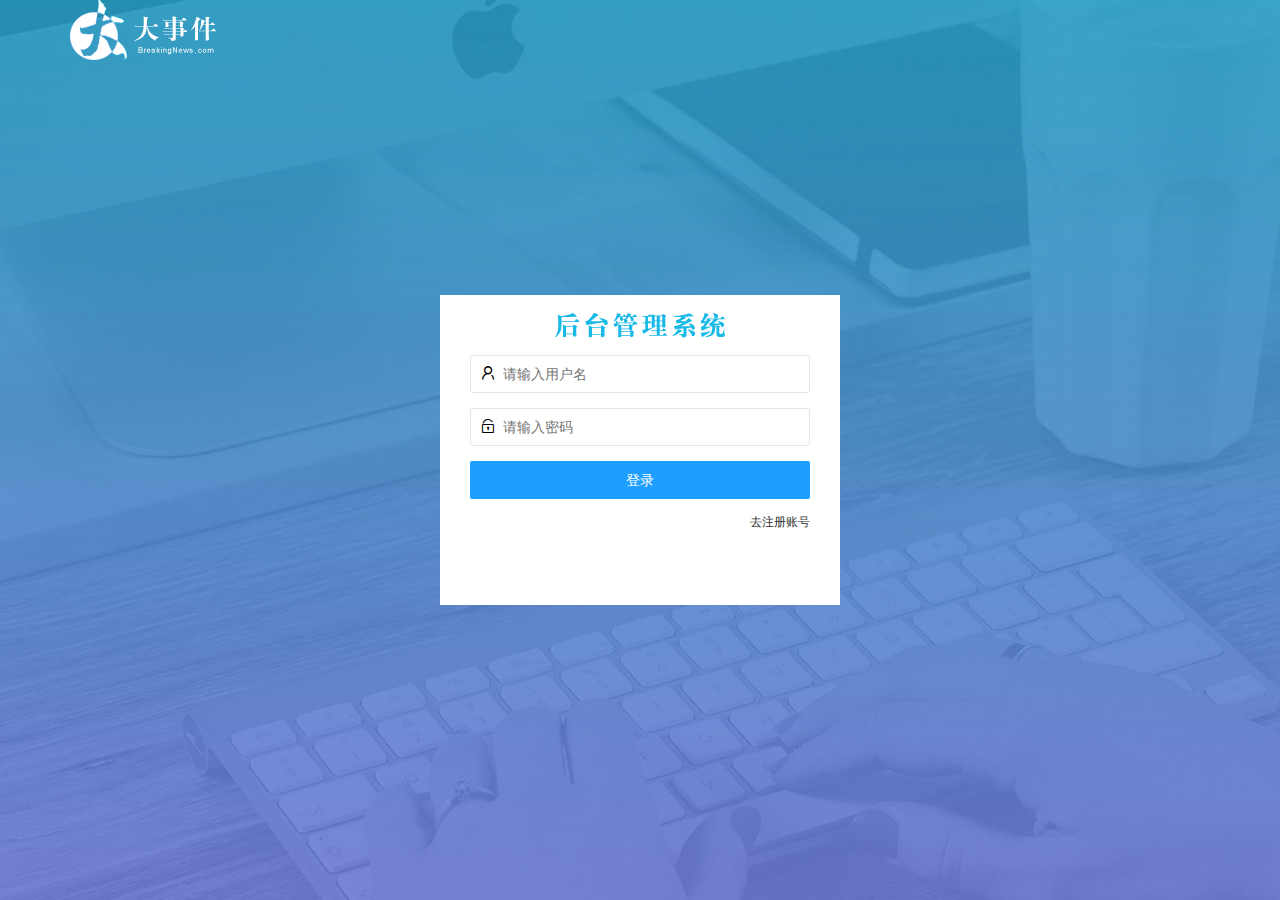
<file: login.html>
<!DOCTYPE html>
<html lang="en">
  <head>
    <meta charset="UTF-8" />
    <meta http-equiv="X-UA-Compatible" content="IE=edge" />
    <meta name="viewport" content="width=device-width, initial-scale=1.0" />
    <!-- layUI的样式表 -->
    <link rel="stylesheet" href="./assets/lib/layui/css/layui.css" />
    <!-- 自己的样式表 -->
    <link rel="stylesheet" href="./assets/css/login.css" />
    <title>大世界-登录/注册</title>
  </head>
  <body>
    <!-- 头部的logo区域 -->
    <div class="layui-main">
      <img src="./assets/images/logo.png" alt="" />
    </div>
    <!-- 登录注册区域 -->
    <div class="loginAndRegBox">
      <div class="title-box"></div>
      <!-- 登录 -->
      <div class="login-box">
        <!-- 登录的表单 -->
        <form class="layui-form" action="" id="form_login">
          <!-- 用户名 -->
          <div class="layui-form-item">
            <i class="layui-icon layui-icon-username"></i>
            <input
              type="text"
              name="username"
              required
              lay-verify="required"
              placeholder="请输入用户名"
              autocomplete="off"
              class="layui-input"
            />
          </div>
          <!-- 密码 -->
          <div class="layui-form-item">
            <i class="layui-icon layui-icon-password"></i>
            <input
              type="password"
              name="password"
              required
              lay-verify="required|pwd"
              placeholder="请输入密码"
              autocomplete="off"
              class="layui-input"
            />
          </div>
          <!-- 登录按钮 -->
          <div class="layui-form-item">
            <!-- 注意：普通按钮与表单提交按钮的区别就是lay-submit属性 -->
            <button
              class="layui-btn layui-btn-fluid layui-btn-normal"
              lay-submit
            >
              登录
            </button>
          </div>
          <div class="layui-form-item links">
            <a href="javascript:;" id="link_reg">去注册账号</a>
          </div>
        </form>
      </div>
      <!-- 注册 -->
      <div class="reg-box">
        <!-- 注册的表单 -->
        <form class="layui-form" id="form_reg">
          <!-- 用户名 -->
          <div class="layui-form-item">
            <i class="layui-icon layui-icon-username"></i>
            <input
              type="text"
              name="username"
              required
              lay-verify="required"
              placeholder="请输入用户名"
              autocomplete="off"
              class="layui-input"
            />
          </div>
          <!-- 密码 -->
          <div class="layui-form-item">
            <i class="layui-icon layui-icon-password"></i>
            <input
              type="password"
              name="password"
              required
              lay-verify="required|pwd"
              placeholder="请输入密码"
              autocomplete="off"
              class="layui-input"
            />
          </div>
          <!-- 密码确认框 -->
          <div class="layui-form-item">
            <i class="layui-icon layui-icon-password"></i>
            <input
              type="password"
              name="repassword"
              required
              lay-verify="required|pwd|repwd"
              placeholder="再次确认密码"
              autocomplete="off"
              class="layui-input"
            />
          </div>
          <!-- 登录按钮 -->
          <div class="layui-form-item">
            <!-- 注意：普通按钮与表单提交按钮的区别就是lay-submit属性 -->
            <button
              class="layui-btn layui-btn-fluid layui-btn-normal"
              lay-submit
            >
              注册
            </button>
          </div>
          <div class="layui-form-item links">
            <a href="javascript:;" id="link_login">去登录</a>
          </div>
        </form>
      </div>
    </div>
    <!-- 导入layUI的JS文件 -->
    <script src="./assets/lib/layui/layui.all.js"></script>
    <!-- 导入JQuery -->
    <script src="./assets/lib/jquery.js"></script>
    <!-- 导入自己封装的baseAPI.js -->
    <script src="./assets/js/baseAPI.js"></script>
    <!-- 导入自己的JS脚本 -->
    <script src="./assets/js/login.js"></script>
  </body>
</html>
</file>
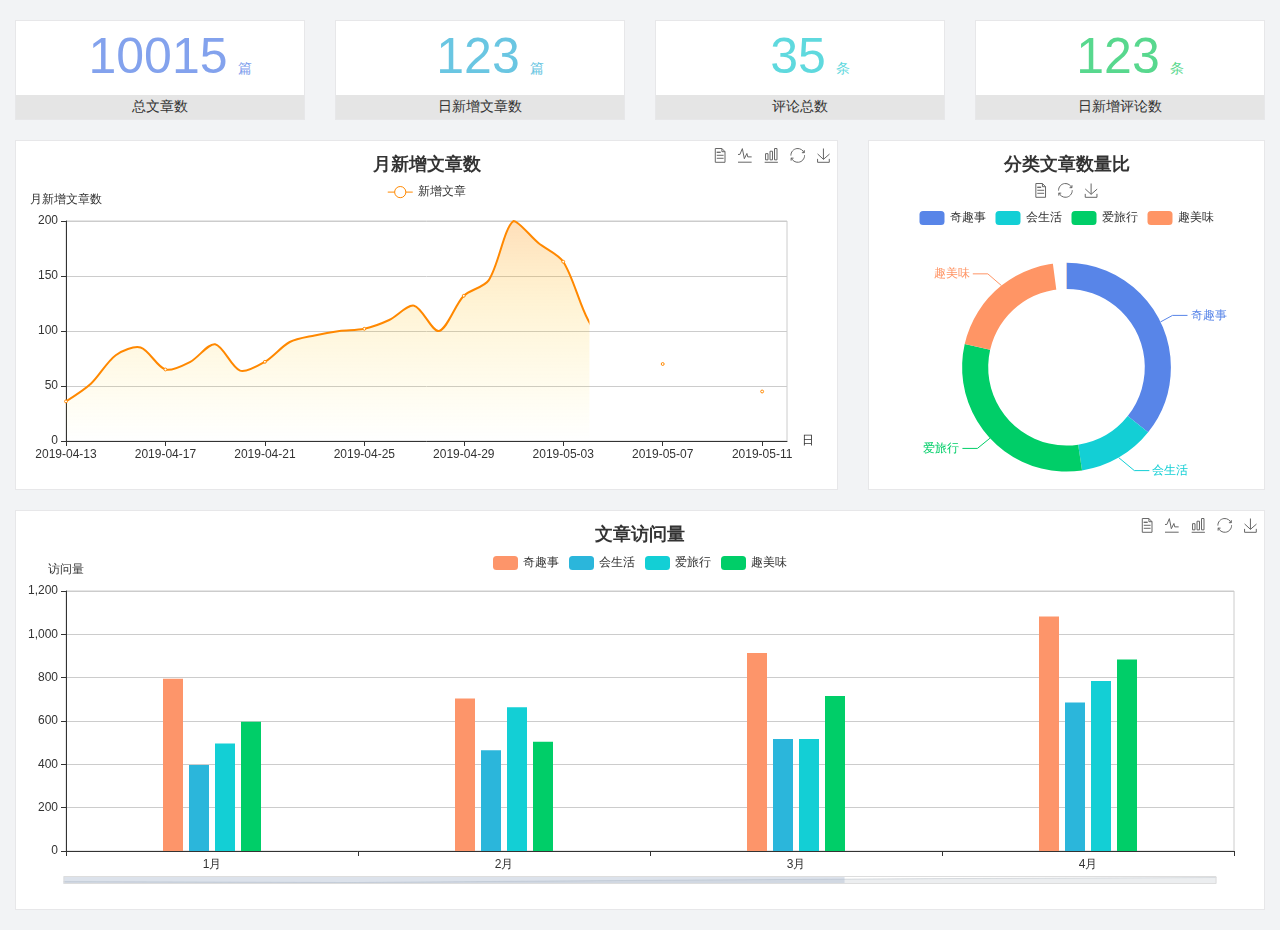
<file: home/dashboard.html>
<!DOCTYPE html>
<html lang="en">

<head>
  <meta charset="UTF-8">
  <meta name="viewport" content="width=device-width, initial-scale=1.0">
  <meta http-equiv="X-UA-Compatible" content="ie=edge">
  <title>图表统计</title>
  <link rel="stylesheet" href="../../assets/lib/bootstrap.css" />
  <link rel="stylesheet" href="../../assets/lib/main.css" />
  <script src="../../assets/lib/jquery.js"></script>
  <script type="text/javascript" src="../../assets/lib/echarts.min.js"></script>
</head>

<body>
  <div class="container-fluid">
    <div class="row spannel_list">
      <div class="col-sm-3 col-xs-6">
        <div class="spannel">
          <em>10015</em><span>篇</span>
          <b>总文章数</b>
        </div>
      </div>
      <div class="col-sm-3 col-xs-6">
        <div class="spannel scolor01">
          <em>123</em><span>篇</span>
          <b>日新增文章数</b>
        </div>
      </div>
      <div class="col-sm-3 col-xs-6">
        <div class="spannel scolor02">
          <em>35</em><span>条</span>
          <b>评论总数</b>
        </div>
      </div>
      <div class="col-sm-3 col-xs-6">
        <div class="spannel scolor03">
          <em>123</em><span>条</span>
          <b>日新增评论数</b>
        </div>
      </div>
    </div>
  </div>

  <div class="container-fluid">
    <div class="row curve-pie">
      <div class="col-lg-8 col-md-8">
        <div class="gragh_pannel" id="curve_show"></div>
      </div>
      <div class="col-lg-4 col-md-4">
        <div class="gragh_pannel" id="pie_show"></div>
      </div>
    </div>
  </div>

  <div class="container-fluid">
    <div class="column_pannel" id="column_show"></div>
  </div>

  <script>
    var oChart = echarts.init(document.getElementById('curve_show'));
    var aList_all = [
      { 'count': 36, 'date': '2019-04-13' },
      { 'count': 52, 'date': '2019-04-14' },
      { 'count': 78, 'date': '2019-04-15' },
      { 'count': 85, 'date': '2019-04-16' },
      { 'count': 65, 'date': '2019-04-17' },
      { 'count': 72, 'date': '2019-04-18' },
      { 'count': 88, 'date': '2019-04-19' },
      { 'count': 64, 'date': '2019-04-20' },
      { 'count': 72, 'date': '2019-04-21' },
      { 'count': 90, 'date': '2019-04-22' },
      { 'count': 96, 'date': '2019-04-23' },
      { 'count': 100, 'date': '2019-04-24' },
      { 'count': 102, 'date': '2019-04-25' },
      { 'count': 110, 'date': '2019-04-26' },
      { 'count': 123, 'date': '2019-04-27' },
      { 'count': 100, 'date': '2019-04-28' },
      { 'count': 132, 'date': '2019-04-29' },
      { 'count': 146, 'date': '2019-04-30' },
      { 'count': 200, 'date': '2019-05-01' },
      { 'count': 180, 'date': '2019-05-02' },
      { 'count': 163, 'date': '2019-05-03' },
      { 'count': 110, 'date': '2019-05-04' },
      { 'count': 80, 'date': '2019-05-05' },
      { 'count': 82, 'date': '2019-05-06' },
      { 'count': 70, 'date': '2019-05-07' },
      { 'count': 65, 'date': '2019-05-08' },
      { 'count': 54, 'date': '2019-05-09' },
      { 'count': 40, 'date': '2019-05-10' },
      { 'count': 45, 'date': '2019-05-11' },
      { 'count': 38, 'date': '2019-05-12' },
    ];

    let aCount = [];
    let aDate = [];

    for (var i = 0; i < aList_all.length; i++) {
      aCount.push(aList_all[i].count);
      aDate.push(aList_all[i].date);
    }

    var chartopt = {
      title: {
        text: '月新增文章数',
        left: 'center',
        top: '10'
      },
      tooltip: {
        trigger: 'axis'
      },
      legend: {
        data: ['新增文章'],
        top: '40'
      },
      toolbox: {
        show: true,
        feature: {
          mark: { show: true },
          dataView: { show: true, readOnly: false },
          magicType: { show: true, type: ['line', 'bar'] },
          restore: { show: true },
          saveAsImage: { show: true }
        }
      },
      calculable: true,
      xAxis: [
        {
          name: '日',
          type: 'category',
          boundaryGap: false,
          data: aDate
        }
      ],
      yAxis: [
        {
          name: '月新增文章数',
          type: 'value'
        }
      ],
      series: [
        {
          name: '新增文章',
          type: 'line',
          smooth: true,
          itemStyle: { normal: { areaStyle: { type: 'default' }, color: '#f80' }, lineStyle: { color: '#f80' } },
          data: aCount
        }],
      areaStyle: {
        normal: {
          color: new echarts.graphic.LinearGradient(0, 0, 0, 1, [{
            offset: 0,
            color: 'rgba(255,136,0,0.39)'
          }, {
            offset: .34,
            color: 'rgba(255,180,0,0.25)'
          }, {
            offset: 1,
            color: 'rgba(255,222,0,0.00)'
          }])

        }
      },
      grid: {
        show: true,
        x: 50,
        x2: 50,
        y: 80,
        height: 220
      }
    };

    oChart.setOption(chartopt);


    var oPie = echarts.init(document.getElementById('pie_show'));
    var oPieopt =
    {
      title: {
        top: 10,
        text: '分类文章数量比',
        x: 'center'
      },
      tooltip: {
        trigger: 'item',
        formatter: "{a} <br/>{b} : {c} ({d}%)"
      },
      color: ['#5885e8', '#13cfd5', '#00ce68', '#ff9565'],
      legend: {
        x: 'center',
        top: 65,
        data: ['奇趣事', '会生活', '爱旅行', '趣美味']
      },
      toolbox: {
        show: true,
        x: 'center',
        top: 35,
        feature: {
          mark: { show: true },
          dataView: { show: true, readOnly: false },
          magicType: {
            show: true,
            type: ['pie', 'funnel'],
            option: {
              funnel: {
                x: '25%',
                width: '50%',
                funnelAlign: 'left',
                max: 1548
              }
            }
          },
          restore: { show: true },
          saveAsImage: { show: true }
        }
      },
      calculable: true,
      series: [
        {
          name: '访问来源',
          type: 'pie',
          radius: ['45%', '60%'],
          center: ['50%', '65%'],
          data: [
            { value: 300, name: '奇趣事' },
            { value: 100, name: '会生活' },
            { value: 260, name: '爱旅行' },
            { value: 180, name: '趣美味' }
          ]
        }
      ]
    };
    oPie.setOption(oPieopt);



    var oColumn = this.echarts.init(document.getElementById('column_show'));
    var oColumnopt =
    {
      title: {
        text: '文章访问量',
        left: 'center',
        top: '10'
      },
      tooltip: {
        trigger: 'axis'
      },
      legend: {
        data: ['奇趣事', '会生活', '爱旅行', '趣美味'],
        top: '40'
      },
      toolbox: {
        show: true,
        feature: {
          mark: { show: true },
          dataView: { show: true, readOnly: false },
          magicType: { show: true, type: ['line', 'bar'] },
          restore: { show: true },
          saveAsImage: { show: true }
        }
      },
      calculable: true,
      xAxis: [
        {
          type: 'category',
          data: ['1月', '2月', '3月', '4月', '5月']
        }
      ],
      yAxis: [
        {
          name: '访问量',
          type: 'value'
        }
      ],
      series: [
        {
          name: '奇趣事',
          type: 'bar',
          barWidth: 20,
          itemStyle: {
            normal: { areaStyle: { type: 'default' }, color: '#fd956a' }
          },
          data: [800, 708, 920, 1090, 1200]
        },
        {
          name: '会生活',
          type: 'bar',
          barWidth: 20,
          itemStyle: {
            normal: { areaStyle: { type: 'default' }, color: '#2bb6db' }
          },
          data: [400, 468, 520, 690, 800]
        },
        {
          name: '爱旅行',
          type: 'bar',
          barWidth: 20,
          itemStyle: {
            normal: { areaStyle: { type: 'default' }, color: '#13cfd5' }
          },
          data: [500, 668, 520, 790, 900]
        },
        {
          name: '趣美味',
          type: 'bar',
          barWidth: 20,
          itemStyle: {
            normal: { areaStyle: { type: 'default' }, color: '#00ce68' }
          },
          data: [600, 508, 720, 890, 1000]
        }
      ],
      grid: {
        show: true,
        x: 50,
        x2: 30,
        y: 80,
        height: 260
      },
      dataZoom: [//给x轴设置滚动条
        {
          start: 0,//默认为0
          end: 100 - 1000 / 31,//默认为100
          type: 'slider',
          show: true,
          xAxisIndex: [0],
          handleSize: 0,//滑动条的 左右2个滑动条的大小
          height: 8,//组件高度
          left: 45, //左边的距离
          right: 50,//右边的距离
          bottom: 26,//右边的距离
          handleColor: '#ddd',//h滑动图标的颜色
          handleStyle: {
            borderColor: "#cacaca",
            borderWidth: "1",
            shadowBlur: 2,
            background: "#ddd",
            shadowColor: "#ddd",
          }
        }]
    };
    oColumn.setOption(oColumnopt);
  </script>
</body>

</html>
</file>
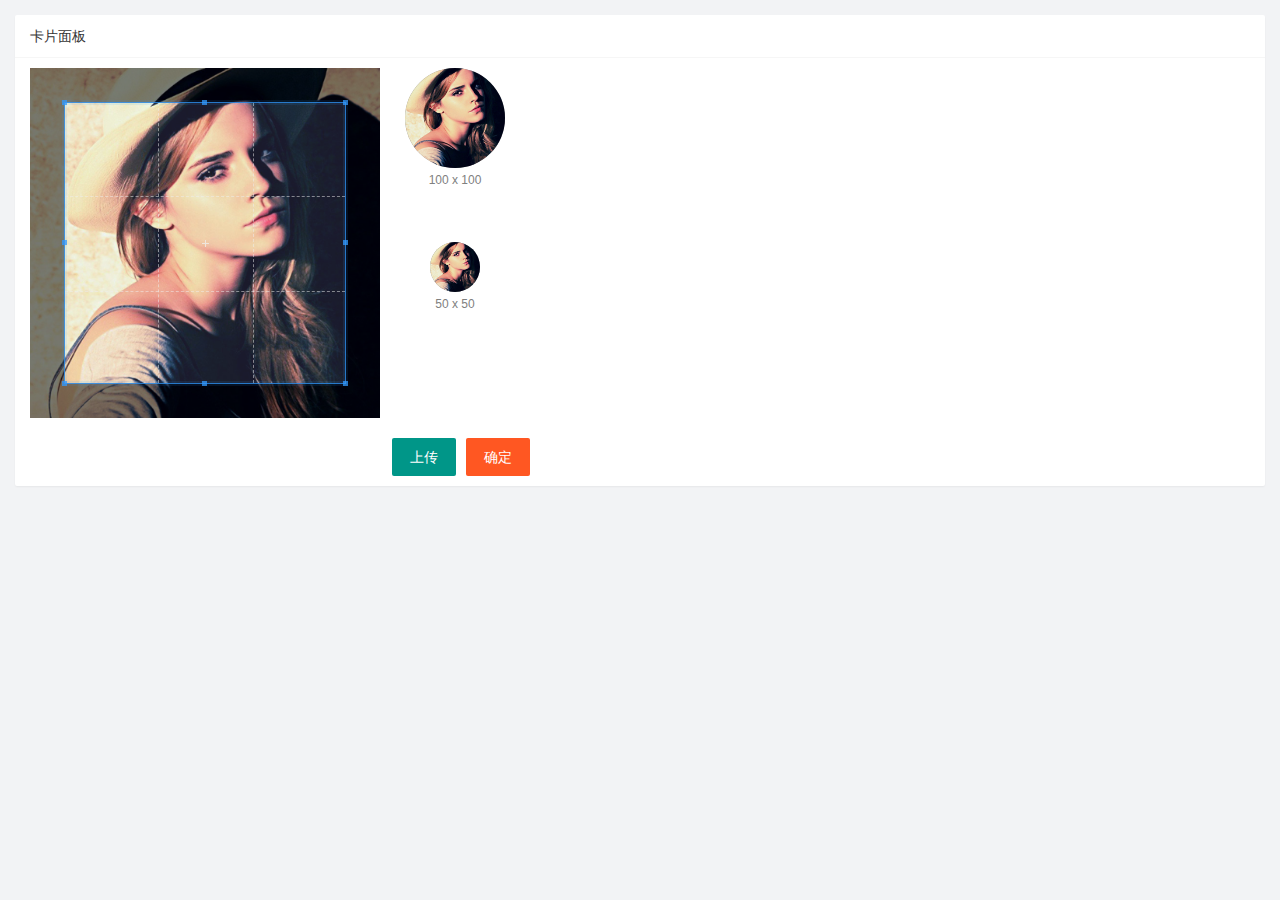
<file: user/user_avatar.html>
<!DOCTYPE html>
<html lang="en">
  <head>
    <meta charset="UTF-8" />
    <meta http-equiv="X-UA-Compatible" content="IE=edge" />
    <meta name="viewport" content="width=device-width, initial-scale=1.0" />
    <title>Document</title>
    <link rel="stylesheet" href="../assets/lib/layui/css/layui.css" />
    <link rel="stylesheet" href="/assets/lib/cropper/cropper.css" />
    <link rel="stylesheet" href="../assets/css/user/user_avatar.css" />
  </head>
  <body>
    <!-- 卡片区域 -->
    <div class="layui-card">
      <div class="layui-card-header">卡片面板</div>
      <div class="layui-card-body">
        <!-- 第一行的图片裁剪和预览区域 -->
        <div class="row1">
          <!-- 图片裁剪区域 -->
          <div class="cropper-box">
            <!-- 这个 img 标签很重要，将来会把它初始化为裁剪区域 -->
            <img id="image" src="/assets/images/sample.jpg" />
          </div>
          <!-- 图片的预览区域 -->
          <div class="preview-box">
            <div>
              <!-- 宽高为 100px 的预览区域 -->
              <div class="img-preview w100"></div>
              <p class="size">100 x 100</p>
            </div>
            <div>
              <!-- 宽高为 50px 的预览区域 -->
              <div class="img-preview w50"></div>
              <p class="size">50 x 50</p>
            </div>
          </div>
        </div>

        <!-- 第二行的按钮区域 -->
        <div class="row2">
          <!-- 通过 accept 属性，可以指定允许用户选择什么类型的文件 -->
          <input type="file" id="file" accept="image/png,image/jpeg" />
          <button type="button" class="layui-btn" id="btnChooseFile">
            上传
          </button>
          <button
            type="button"
            class="layui-btn layui-btn-danger"
            id="btnUpLoad"
          >
            确定
          </button>
        </div>
      </div>
    </div>
    <script src="../assets/lib/layui/layui.all.js"></script>
    <script src="../assets/lib/jquery.js"></script>
    <script src="../assets/js/baseAPI.js"></script>
    <!-- <script src="/assets/lib/jquery.js"></script> -->
    <script src="/assets/lib/cropper/Cropper.js"></script>
    <script src="/assets/lib/cropper/jquery-cropper.js"></script>
    <script src="../assets/js/user/user_avatar.js"></script>
  </body>
</html>
</file>
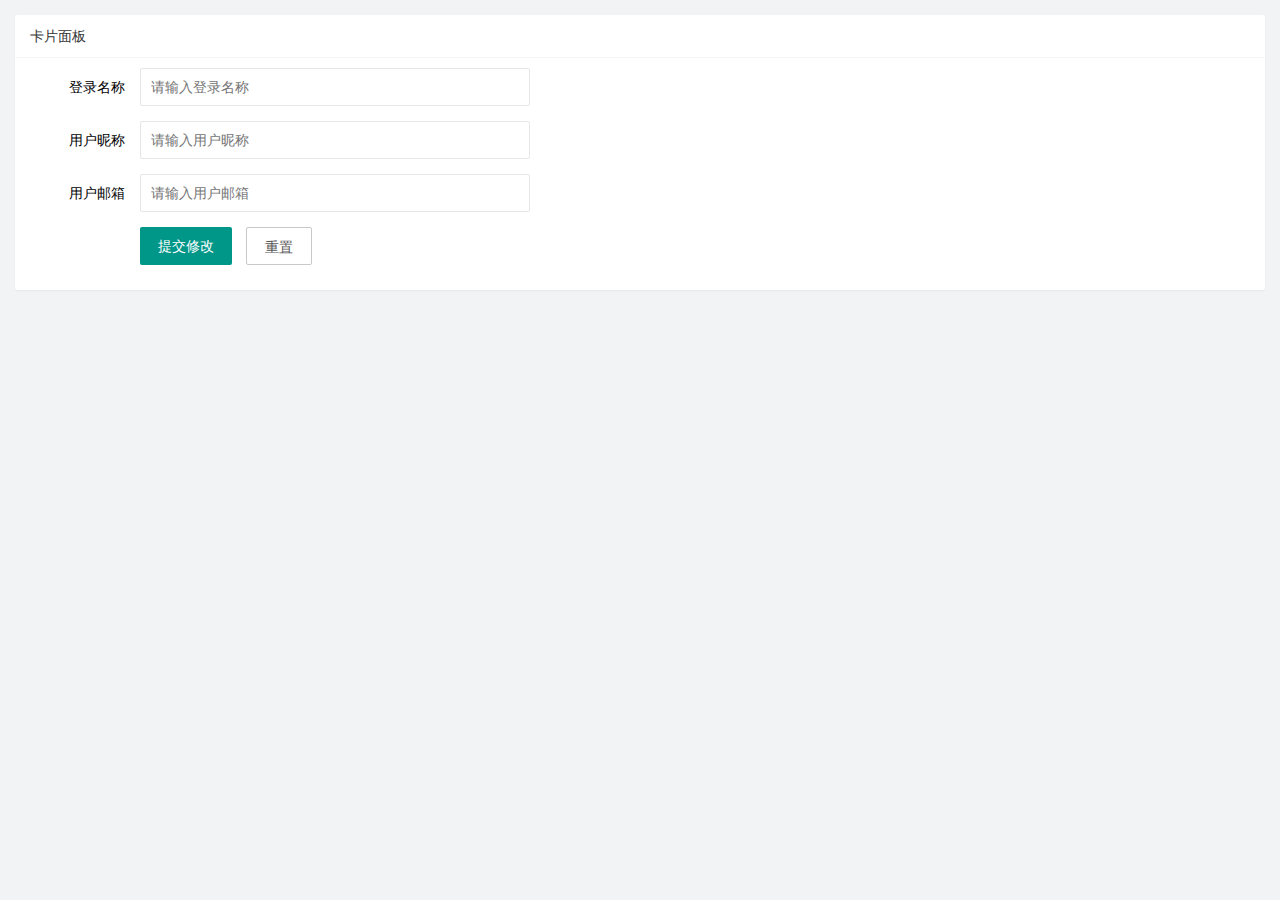
<file: user/user_info.html>
<!DOCTYPE html>
<html lang="en">
  <head>
    <meta charset="UTF-8" />
    <meta http-equiv="X-UA-Compatible" content="IE=edge" />
    <meta name="viewport" content="width=device-width, initial-scale=1.0" />
    <title>Document</title>
    <!-- 导入layui的样式 -->
    <link rel="stylesheet" href="../assets/lib/layui/css/layui.css" />
    <!-- 导入自己的样式 -->
    <link rel="stylesheet" href="../assets/css/user/user_info.css" />
  </head>
  <body>
    <!-- 卡片区域 -->
    <div class="layui-card">
      <div class="layui-card-header">卡片面板</div>
      <div class="layui-card-body">
        <!-- form表单区域 -->
        <form class="layui-form" lay-filter="formUserInfo">
          <!-- 这是隐藏域 -->
          <input type="hidden" name="id" />
          <div class="layui-form-item">
            <label class="layui-form-label">登录名称</label>
            <div class="layui-input-block">
              <input
                type="text"
                name="username"
                required
                lay-verify="required"
                placeholder="请输入登录名称"
                autocomplete="off"
                class="layui-input"
                readonly
              />
            </div>
          </div>
          <div class="layui-form-item">
            <label class="layui-form-label">用户昵称</label>
            <div class="layui-input-block">
              <input
                type="text"
                name="nickname"
                required
                lay-verify="required|nickname"
                placeholder="请输入用户昵称"
                autocomplete="off"
                class="layui-input"
              />
            </div>
          </div>
          <div class="layui-form-item">
            <label class="layui-form-label">用户邮箱</label>
            <div class="layui-input-block">
              <input
                type="text"
                name="email"
                required
                lay-verify="required|email"
                placeholder="请输入用户邮箱"
                autocomplete="off"
                class="layui-input"
              />
            </div>
          </div>
          <div class="layui-form-item">
            <div class="layui-input-block">
              <button class="layui-btn" lay-submit lay-filter="formDemo">
                提交修改
              </button>
              <button
                type="reset"
                class="layui-btn layui-btn-primary"
                id="btnReset"
              >
                重置
              </button>
            </div>
          </div>
        </form>
      </div>
    </div>
    <!-- 导入layui的JS文件 -->
    <script src="../assets/lib/layui/layui.all.js"></script>
    <!-- 导入JQuery -->
    <script src="../assets/lib/jquery.js"></script>
    <!-- 导入baseAPI -->
    <script src="../assets/js/baseAPI.js"></script>
    <!-- 导入自己的JS -->
    <script src="../assets/js/user/user_info.js"></script>
  </body>
</html>
</file>
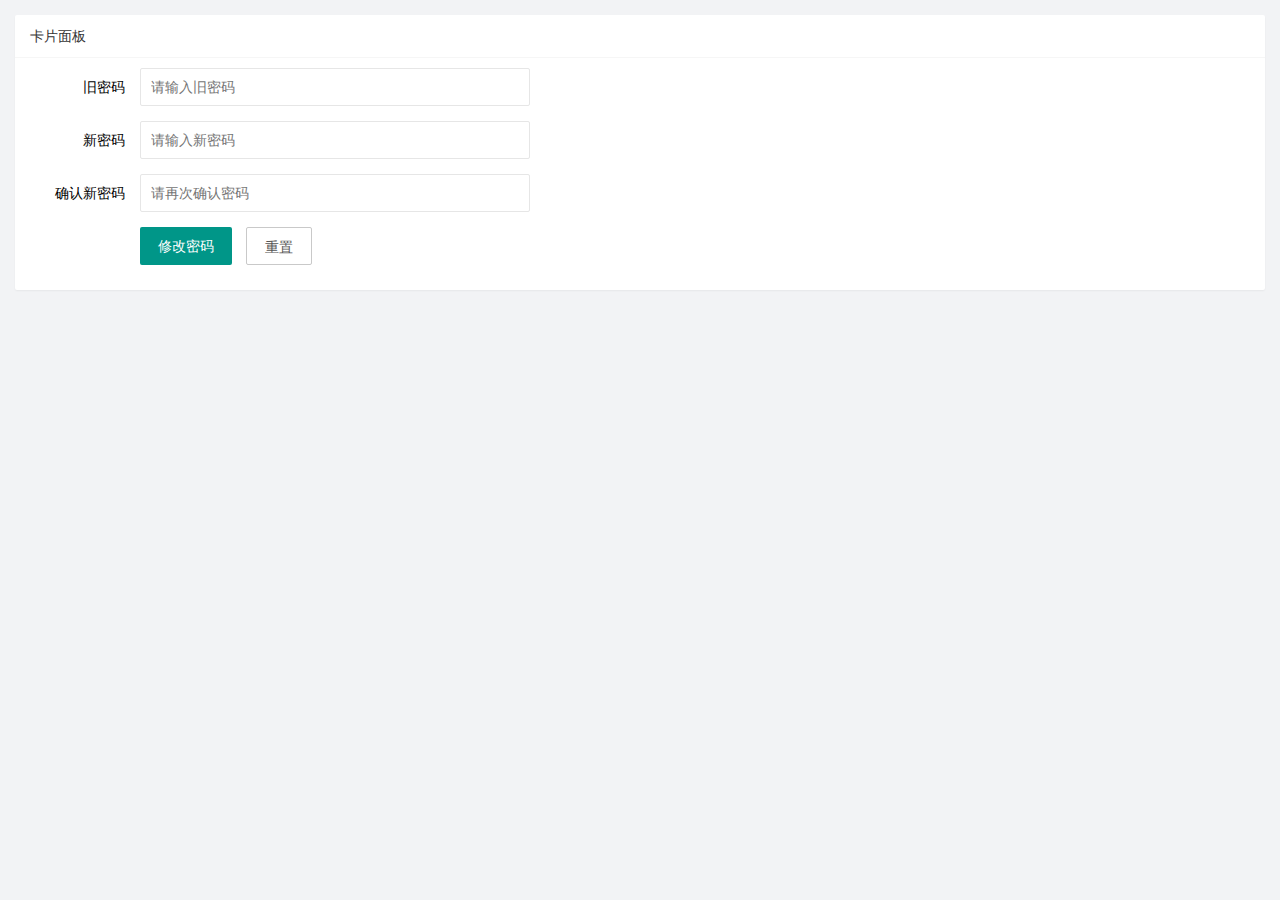
<file: user/user_pwd.html>
<!DOCTYPE html>
<html lang="en">
  <head>
    <meta charset="UTF-8" />
    <meta http-equiv="X-UA-Compatible" content="IE=edge" />
    <meta name="viewport" content="width=device-width, initial-scale=1.0" />
    <title>Document</title>
    <link rel="stylesheet" href="../assets/lib/layui/css/layui.css" />
    <link rel="stylesheet" href="../assets/css/user/user_pwd.css" />
  </head>
  <body>
    <div class="layui-card">
      <div class="layui-card-header">卡片面板</div>
      <div class="layui-card-body">
        <form class="layui-form">
          <div class="layui-form-item">
            <label class="layui-form-label">旧密码</label>
            <div class="layui-input-block">
              <input
                type="password"
                name="oldPwd"
                required
                lay-verify="required|pwd"
                placeholder="请输入旧密码"
                autocomplete="off"
                class="layui-input"
              />
            </div>
          </div>
          <div class="layui-form-item">
            <label class="layui-form-label">新密码</label>
            <div class="layui-input-block">
              <input
                type="password"
                name="newPwd"
                required
                lay-verify="required|pwd|samePwd"
                placeholder="请输入新密码"
                autocomplete="off"
                class="layui-input"
              />
            </div>
          </div>
          <div class="layui-form-item">
            <label class="layui-form-label">确认新密码</label>
            <div class="layui-input-block">
              <input
                type="password"
                name="rePwd"
                required
                lay-verify="required|pwd|rePwd"
                placeholder="请再次确认密码"
                autocomplete="off"
                class="layui-input"
              />
            </div>
          </div>
          <div class="layui-form-item">
            <div class="layui-input-block">
              <button class="layui-btn" lay-submit lay-filter="formDemo">
                修改密码
              </button>
              <button type="reset" class="layui-btn layui-btn-primary">
                重置
              </button>
            </div>
          </div>
        </form>
      </div>
    </div>
    <!-- 导入layui的JS -->
    <script src="../assets/lib/layui/layui.all.js"></script>
    <!-- 导入JQuery的JS -->
    <script src="../assets/lib/jquery.js"></script>
    <!-- 导入baseAPI -->
    <script src="../assets/js/baseAPI.js"></script>
    <!-- 导入自己的JS -->
    <script src="../assets/js/user/user_pwd.js"></script>
  </body>
</html>
</file>
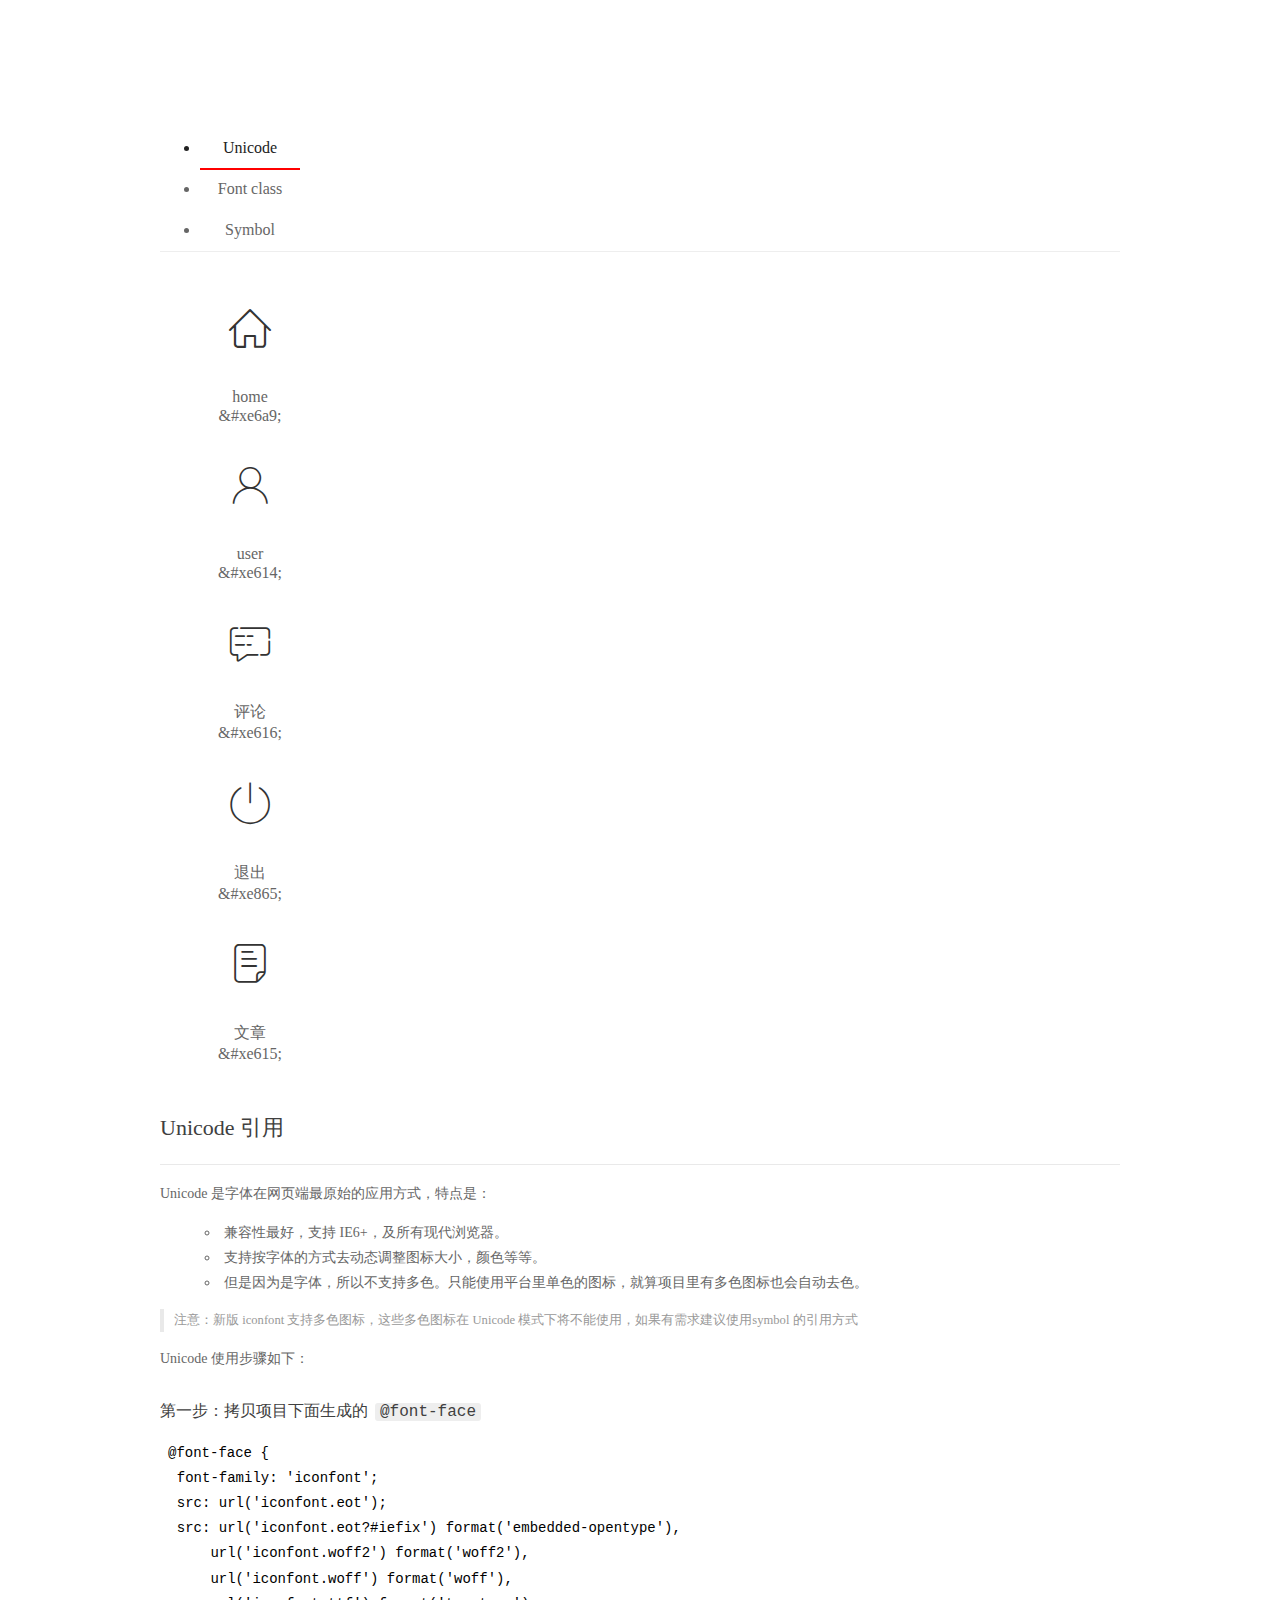
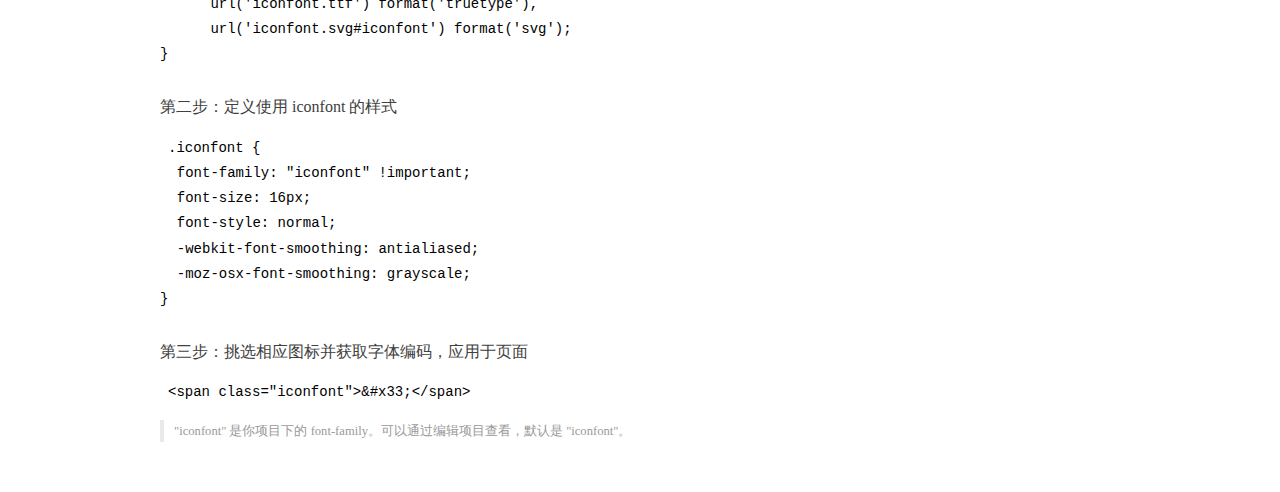
<file: assets/fonts/demo_index.html>
<!DOCTYPE html>
<html>
<head>
  <meta charset="utf-8"/>
  <title>IconFont Demo</title>
  <link rel="shortcut icon" href="https://gtms04.alicdn.com/tps/i4/TB1_oz6GVXXXXaFXpXXJDFnIXXX-64-64.ico" type="image/x-icon"/>
  <link rel="stylesheet" href="https://g.alicdn.com/thx/cube/1.3.2/cube.min.css">
  <link rel="stylesheet" href="demo.css">
  <link rel="stylesheet" href="iconfont.css">
  <script src="iconfont.js"></script>
  <!-- jQuery -->
  <script src="https://a1.alicdn.com/oss/uploads/2018/12/26/7bfddb60-08e8-11e9-9b04-53e73bb6408b.js"></script>
  <!-- 代码高亮 -->
  <script src="https://a1.alicdn.com/oss/uploads/2018/12/26/a3f714d0-08e6-11e9-8a15-ebf944d7534c.js"></script>
</head>
<body>
  <div class="main">
    <h1 class="logo"><a href="https://www.iconfont.cn/" title="iconfont 首页" target="_blank">&#xe86b;</a></h1>
    <div class="nav-tabs">
      <ul id="tabs" class="dib-box">
        <li class="dib active"><span>Unicode</span></li>
        <li class="dib"><span>Font class</span></li>
        <li class="dib"><span>Symbol</span></li>
      </ul>
      
    </div>
    <div class="tab-container">
      <div class="content unicode" style="display: block;">
          <ul class="icon_lists dib-box">
          
            <li class="dib">
              <span class="icon iconfont">&#xe6a9;</span>
                <div class="name">home</div>
                <div class="code-name">&amp;#xe6a9;</div>
              </li>
          
            <li class="dib">
              <span class="icon iconfont">&#xe614;</span>
                <div class="name">user</div>
                <div class="code-name">&amp;#xe614;</div>
              </li>
          
            <li class="dib">
              <span class="icon iconfont">&#xe616;</span>
                <div class="name">评论</div>
                <div class="code-name">&amp;#xe616;</div>
              </li>
          
            <li class="dib">
              <span class="icon iconfont">&#xe865;</span>
                <div class="name">退出</div>
                <div class="code-name">&amp;#xe865;</div>
              </li>
          
            <li class="dib">
              <span class="icon iconfont">&#xe615;</span>
                <div class="name">文章</div>
                <div class="code-name">&amp;#xe615;</div>
              </li>
          
          </ul>
          <div class="article markdown">
          <h2 id="unicode-">Unicode 引用</h2>
          <hr>

          <p>Unicode 是字体在网页端最原始的应用方式，特点是：</p>
          <ul>
            <li>兼容性最好，支持 IE6+，及所有现代浏览器。</li>
            <li>支持按字体的方式去动态调整图标大小，颜色等等。</li>
            <li>但是因为是字体，所以不支持多色。只能使用平台里单色的图标，就算项目里有多色图标也会自动去色。</li>
          </ul>
          <blockquote>
            <p>注意：新版 iconfont 支持多色图标，这些多色图标在 Unicode 模式下将不能使用，如果有需求建议使用symbol 的引用方式</p>
          </blockquote>
          <p>Unicode 使用步骤如下：</p>
          <h3 id="-font-face">第一步：拷贝项目下面生成的 <code>@font-face</code></h3>
<pre><code class="language-css"
>@font-face {
  font-family: 'iconfont';
  src: url('iconfont.eot');
  src: url('iconfont.eot?#iefix') format('embedded-opentype'),
      url('iconfont.woff2') format('woff2'),
      url('iconfont.woff') format('woff'),
      url('iconfont.ttf') format('truetype'),
      url('iconfont.svg#iconfont') format('svg');
}
</code></pre>
          <h3 id="-iconfont-">第二步：定义使用 iconfont 的样式</h3>
<pre><code class="language-css"
>.iconfont {
  font-family: "iconfont" !important;
  font-size: 16px;
  font-style: normal;
  -webkit-font-smoothing: antialiased;
  -moz-osx-font-smoothing: grayscale;
}
</code></pre>
          <h3 id="-">第三步：挑选相应图标并获取字体编码，应用于页面</h3>
<pre>
<code class="language-html"
>&lt;span class="iconfont"&gt;&amp;#x33;&lt;/span&gt;
</code></pre>
          <blockquote>
            <p>"iconfont" 是你项目下的 font-family。可以通过编辑项目查看，默认是 "iconfont"。</p>
          </blockquote>
          </div>
      </div>
      <div class="content font-class">
        <ul class="icon_lists dib-box">
          
          <li class="dib">
            <span class="icon iconfont icon-home"></span>
            <div class="name">
              home
            </div>
            <div class="code-name">.icon-home
            </div>
          </li>
          
          <li class="dib">
            <span class="icon iconfont icon-user"></span>
            <div class="name">
              user
            </div>
            <div class="code-name">.icon-user
            </div>
          </li>
          
          <li class="dib">
            <span class="icon iconfont icon-pinglun"></span>
            <div class="name">
              评论
            </div>
            <div class="code-name">.icon-pinglun
            </div>
          </li>
          
          <li class="dib">
            <span class="icon iconfont icon-tuichu"></span>
            <div class="name">
              退出
            </div>
            <div class="code-name">.icon-tuichu
            </div>
          </li>
          
          <li class="dib">
            <span class="icon iconfont icon-16"></span>
            <div class="name">
              文章
            </div>
            <div class="code-name">.icon-16
            </div>
          </li>
          
        </ul>
        <div class="article markdown">
        <h2 id="font-class-">font-class 引用</h2>
        <hr>

        <p>font-class 是 Unicode 使用方式的一种变种，主要是解决 Unicode 书写不直观，语意不明确的问题。</p>
        <p>与 Unicode 使用方式相比，具有如下特点：</p>
        <ul>
          <li>兼容性良好，支持 IE8+，及所有现代浏览器。</li>
          <li>相比于 Unicode 语意明确，书写更直观。可以很容易分辨这个 icon 是什么。</li>
          <li>因为使用 class 来定义图标，所以当要替换图标时，只需要修改 class 里面的 Unicode 引用。</li>
          <li>不过因为本质上还是使用的字体，所以多色图标还是不支持的。</li>
        </ul>
        <p>使用步骤如下：</p>
        <h3 id="-fontclass-">第一步：引入项目下面生成的 fontclass 代码：</h3>
<pre><code class="language-html">&lt;link rel="stylesheet" href="./iconfont.css"&gt;
</code></pre>
        <h3 id="-">第二步：挑选相应图标并获取类名，应用于页面：</h3>
<pre><code class="language-html">&lt;span class="iconfont icon-xxx"&gt;&lt;/span&gt;
</code></pre>
        <blockquote>
          <p>"
            iconfont" 是你项目下的 font-family。可以通过编辑项目查看，默认是 "iconfont"。</p>
        </blockquote>
      </div>
      </div>
      <div class="content symbol">
          <ul class="icon_lists dib-box">
          
            <li class="dib">
                <svg class="icon svg-icon" aria-hidden="true">
                  <use xlink:href="#icon-home"></use>
                </svg>
                <div class="name">home</div>
                <div class="code-name">#icon-home</div>
            </li>
          
            <li class="dib">
                <svg class="icon svg-icon" aria-hidden="true">
                  <use xlink:href="#icon-user"></use>
                </svg>
                <div class="name">user</div>
                <div class="code-name">#icon-user</div>
            </li>
          
            <li class="dib">
                <svg class="icon svg-icon" aria-hidden="true">
                  <use xlink:href="#icon-pinglun"></use>
                </svg>
                <div class="name">评论</div>
                <div class="code-name">#icon-pinglun</div>
            </li>
          
            <li class="dib">
                <svg class="icon svg-icon" aria-hidden="true">
                  <use xlink:href="#icon-tuichu"></use>
                </svg>
                <div class="name">退出</div>
                <div class="code-name">#icon-tuichu</div>
            </li>
          
            <li class="dib">
                <svg class="icon svg-icon" aria-hidden="true">
                  <use xlink:href="#icon-16"></use>
                </svg>
                <div class="name">文章</div>
                <div class="code-name">#icon-16</div>
            </li>
          
          </ul>
          <div class="article markdown">
          <h2 id="symbol-">Symbol 引用</h2>
          <hr>

          <p>这是一种全新的使用方式，应该说这才是未来的主流，也是平台目前推荐的用法。相关介绍可以参考这篇<a href="">文章</a>
            这种用法其实是做了一个 SVG 的集合，与另外两种相比具有如下特点：</p>
          <ul>
            <li>支持多色图标了，不再受单色限制。</li>
            <li>通过一些技巧，支持像字体那样，通过 <code>font-size</code>, <code>color</code> 来调整样式。</li>
            <li>兼容性较差，支持 IE9+，及现代浏览器。</li>
            <li>浏览器渲染 SVG 的性能一般，还不如 png。</li>
          </ul>
          <p>使用步骤如下：</p>
          <h3 id="-symbol-">第一步：引入项目下面生成的 symbol 代码：</h3>
<pre><code class="language-html">&lt;script src="./iconfont.js"&gt;&lt;/script&gt;
</code></pre>
          <h3 id="-css-">第二步：加入通用 CSS 代码（引入一次就行）：</h3>
<pre><code class="language-html">&lt;style&gt;
.icon {
  width: 1em;
  height: 1em;
  vertical-align: -0.15em;
  fill: currentColor;
  overflow: hidden;
}
&lt;/style&gt;
</code></pre>
          <h3 id="-">第三步：挑选相应图标并获取类名，应用于页面：</h3>
<pre><code class="language-html">&lt;svg class="icon" aria-hidden="true"&gt;
  &lt;use xlink:href="#icon-xxx"&gt;&lt;/use&gt;
&lt;/svg&gt;
</code></pre>
          </div>
      </div>

    </div>
  </div>
  <script>
  $(document).ready(function () {
      $('.tab-container .content:first').show()

      $('#tabs li').click(function (e) {
        var tabContent = $('.tab-container .content')
        var index = $(this).index()

        if ($(this).hasClass('active')) {
          return
        } else {
          $('#tabs li').removeClass('active')
          $(this).addClass('active')

          tabContent.hide().eq(index).fadeIn()
        }
      })
    })
  </script>
</body>
</html>
</file>
<file: assets/lib/layui/css/layui.css>
/** layui-v2.5.5 MIT License By https://www.layui.com */
 .layui-inline,img{display:inline-block;vertical-align:middle}h1,h2,h3,h4,h5,h6{font-weight:400}.layui-edge,.layui-header,.layui-inline,.layui-main{position:relative}.layui-body,.layui-edge,.layui-elip{overflow:hidden}.layui-btn,.layui-edge,.layui-inline,img{vertical-align:middle}.layui-btn,.layui-disabled,.layui-icon,.layui-unselect{-moz-user-select:none;-webkit-user-select:none;-ms-user-select:none}.layui-elip,.layui-form-checkbox span,.layui-form-pane .layui-form-label{text-overflow:ellipsis;white-space:nowrap}.layui-breadcrumb,.layui-tree-btnGroup{visibility:hidden}blockquote,body,button,dd,div,dl,dt,form,h1,h2,h3,h4,h5,h6,input,li,ol,p,pre,td,textarea,th,ul{margin:0;padding:0;-webkit-tap-highlight-color:rgba(0,0,0,0)}a:active,a:hover{outline:0}img{border:none}li{list-style:none}table{border-collapse:collapse;border-spacing:0}h4,h5,h6{font-size:100%}button,input,optgroup,option,select,textarea{font-family:inherit;font-size:inherit;font-style:inherit;font-weight:inherit;outline:0}pre{white-space:pre-wrap;white-space:-moz-pre-wrap;white-space:-pre-wrap;white-space:-o-pre-wrap;word-wrap:break-word}body{line-height:24px;font:14px Helvetica Neue,Helvetica,PingFang SC,Tahoma,Arial,sans-serif}hr{height:1px;margin:10px 0;border:0;clear:both}a{color:#333;text-decoration:none}a:hover{color:#777}a cite{font-style:normal;*cursor:pointer}.layui-border-box,.layui-border-box *{box-sizing:border-box}.layui-box,.layui-box *{box-sizing:content-box}.layui-clear{clear:both;*zoom:1}.layui-clear:after{content:'\20';clear:both;*zoom:1;display:block;height:0}.layui-inline{*display:inline;*zoom:1}.layui-edge{display:inline-block;width:0;height:0;border-width:6px;border-style:dashed;border-color:transparent}.layui-edge-top{top:-4px;border-bottom-color:#999;border-bottom-style:solid}.layui-edge-right{border-left-color:#999;border-left-style:solid}.layui-edge-bottom{top:2px;border-top-color:#999;border-top-style:solid}.layui-edge-left{border-right-color:#999;border-right-style:solid}.layui-disabled,.layui-disabled:hover{color:#d2d2d2!important;cursor:not-allowed!important}.layui-circle{border-radius:100%}.layui-show{display:block!important}.layui-hide{display:none!important}@font-face{font-family:layui-icon;src:url(../font/iconfont.eot?v=250);src:url(../font/iconfont.eot?v=250#iefix) format('embedded-opentype'),url(../font/iconfont.woff2?v=250) format('woff2'),url(../font/iconfont.woff?v=250) format('woff'),url(../font/iconfont.ttf?v=250) format('truetype'),url(../font/iconfont.svg?v=250#layui-icon) format('svg')}.layui-icon{font-family:layui-icon!important;font-size:16px;font-style:normal;-webkit-font-smoothing:antialiased;-moz-osx-font-smoothing:grayscale}.layui-icon-reply-fill:before{content:"\e611"}.layui-icon-set-fill:before{content:"\e614"}.layui-icon-menu-fill:before{content:"\e60f"}.layui-icon-search:before{content:"\e615"}.layui-icon-share:before{content:"\e641"}.layui-icon-set-sm:before{content:"\e620"}.layui-icon-engine:before{content:"\e628"}.layui-icon-close:before{content:"\1006"}.layui-icon-close-fill:before{content:"\1007"}.layui-icon-chart-screen:before{content:"\e629"}.layui-icon-star:before{content:"\e600"}.layui-icon-circle-dot:before{content:"\e617"}.layui-icon-chat:before{content:"\e606"}.layui-icon-release:before{content:"\e609"}.layui-icon-list:before{content:"\e60a"}.layui-icon-chart:before{content:"\e62c"}.layui-icon-ok-circle:before{content:"\1005"}.layui-icon-layim-theme:before{content:"\e61b"}.layui-icon-table:before{content:"\e62d"}.layui-icon-right:before{content:"\e602"}.layui-icon-left:before{content:"\e603"}.layui-icon-cart-simple:before{content:"\e698"}.layui-icon-face-cry:before{content:"\e69c"}.layui-icon-face-smile:before{content:"\e6af"}.layui-icon-survey:before{content:"\e6b2"}.layui-icon-tree:before{content:"\e62e"}.layui-icon-upload-circle:before{content:"\e62f"}.layui-icon-add-circle:before{content:"\e61f"}.layui-icon-download-circle:before{content:"\e601"}.layui-icon-templeate-1:before{content:"\e630"}.layui-icon-util:before{content:"\e631"}.layui-icon-face-surprised:before{content:"\e664"}.layui-icon-edit:before{content:"\e642"}.layui-icon-speaker:before{content:"\e645"}.layui-icon-down:before{content:"\e61a"}.layui-icon-file:before{content:"\e621"}.layui-icon-layouts:before{content:"\e632"}.layui-icon-rate-half:before{content:"\e6c9"}.layui-icon-add-circle-fine:before{content:"\e608"}.layui-icon-prev-circle:before{content:"\e633"}.layui-icon-read:before{content:"\e705"}.layui-icon-404:before{content:"\e61c"}.layui-icon-carousel:before{content:"\e634"}.layui-icon-help:before{content:"\e607"}.layui-icon-code-circle:before{content:"\e635"}.layui-icon-water:before{content:"\e636"}.layui-icon-username:before{content:"\e66f"}.layui-icon-find-fill:before{content:"\e670"}.layui-icon-about:before{content:"\e60b"}.layui-icon-location:before{content:"\e715"}.layui-icon-up:before{content:"\e619"}.layui-icon-pause:before{content:"\e651"}.layui-icon-date:before{content:"\e637"}.layui-icon-layim-uploadfile:before{content:"\e61d"}.layui-icon-delete:before{content:"\e640"}.layui-icon-play:before{content:"\e652"}.layui-icon-top:before{content:"\e604"}.layui-icon-friends:before{content:"\e612"}.layui-icon-refresh-3:before{content:"\e9aa"}.layui-icon-ok:before{content:"\e605"}.layui-icon-layer:before{content:"\e638"}.layui-icon-face-smile-fine:before{content:"\e60c"}.layui-icon-dollar:before{content:"\e659"}.layui-icon-group:before{content:"\e613"}.layui-icon-layim-download:before{content:"\e61e"}.layui-icon-picture-fine:before{content:"\e60d"}.layui-icon-link:before{content:"\e64c"}.layui-icon-diamond:before{content:"\e735"}.layui-icon-log:before{content:"\e60e"}.layui-icon-rate-solid:before{content:"\e67a"}.layui-icon-fonts-del:before{content:"\e64f"}.layui-icon-unlink:before{content:"\e64d"}.layui-icon-fonts-clear:before{content:"\e639"}.layui-icon-triangle-r:before{content:"\e623"}.layui-icon-circle:before{content:"\e63f"}.layui-icon-radio:before{content:"\e643"}.layui-icon-align-center:before{content:"\e647"}.layui-icon-align-right:before{content:"\e648"}.layui-icon-align-left:before{content:"\e649"}.layui-icon-loading-1:before{content:"\e63e"}.layui-icon-return:before{content:"\e65c"}.layui-icon-fonts-strong:before{content:"\e62b"}.layui-icon-upload:before{content:"\e67c"}.layui-icon-dialogue:before{content:"\e63a"}.layui-icon-video:before{content:"\e6ed"}.layui-icon-headset:before{content:"\e6fc"}.layui-icon-cellphone-fine:before{content:"\e63b"}.layui-icon-add-1:before{content:"\e654"}.layui-icon-face-smile-b:before{content:"\e650"}.layui-icon-fonts-html:before{content:"\e64b"}.layui-icon-form:before{content:"\e63c"}.layui-icon-cart:before{content:"\e657"}.layui-icon-camera-fill:before{content:"\e65d"}.layui-icon-tabs:before{content:"\e62a"}.layui-icon-fonts-code:before{content:"\e64e"}.layui-icon-fire:before{content:"\e756"}.layui-icon-set:before{content:"\e716"}.layui-icon-fonts-u:before{content:"\e646"}.layui-icon-triangle-d:before{content:"\e625"}.layui-icon-tips:before{content:"\e702"}.layui-icon-picture:before{content:"\e64a"}.layui-icon-more-vertical:before{content:"\e671"}.layui-icon-flag:before{content:"\e66c"}.layui-icon-loading:before{content:"\e63d"}.layui-icon-fonts-i:before{content:"\e644"}.layui-icon-refresh-1:before{content:"\e666"}.layui-icon-rmb:before{content:"\e65e"}.layui-icon-home:before{content:"\e68e"}.layui-icon-user:before{content:"\e770"}.layui-icon-notice:before{content:"\e667"}.layui-icon-login-weibo:before{content:"\e675"}.layui-icon-voice:before{content:"\e688"}.layui-icon-upload-drag:before{content:"\e681"}.layui-icon-login-qq:before{content:"\e676"}.layui-icon-snowflake:before{content:"\e6b1"}.layui-icon-file-b:before{content:"\e655"}.layui-icon-template:before{content:"\e663"}.layui-icon-auz:before{content:"\e672"}.layui-icon-console:before{content:"\e665"}.layui-icon-app:before{content:"\e653"}.layui-icon-prev:before{content:"\e65a"}.layui-icon-website:before{content:"\e7ae"}.layui-icon-next:before{content:"\e65b"}.layui-icon-component:before{content:"\e857"}.layui-icon-more:before{content:"\e65f"}.layui-icon-login-wechat:before{content:"\e677"}.layui-icon-shrink-right:before{content:"\e668"}.layui-icon-spread-left:before{content:"\e66b"}.layui-icon-camera:before{content:"\e660"}.layui-icon-note:before{content:"\e66e"}.layui-icon-refresh:before{content:"\e669"}.layui-icon-female:before{content:"\e661"}.layui-icon-male:before{content:"\e662"}.layui-icon-password:before{content:"\e673"}.layui-icon-senior:before{content:"\e674"}.layui-icon-theme:before{content:"\e66a"}.layui-icon-tread:before{content:"\e6c5"}.layui-icon-praise:before{content:"\e6c6"}.layui-icon-star-fill:before{content:"\e658"}.layui-icon-rate:before{content:"\e67b"}.layui-icon-template-1:before{content:"\e656"}.layui-icon-vercode:before{content:"\e679"}.layui-icon-cellphone:before{content:"\e678"}.layui-icon-screen-full:before{content:"\e622"}.layui-icon-screen-restore:before{content:"\e758"}.layui-icon-cols:before{content:"\e610"}.layui-icon-export:before{content:"\e67d"}.layui-icon-print:before{content:"\e66d"}.layui-icon-slider:before{content:"\e714"}.layui-icon-addition:before{content:"\e624"}.layui-icon-subtraction:before{content:"\e67e"}.layui-icon-service:before{content:"\e626"}.layui-icon-transfer:before{content:"\e691"}.layui-main{width:1140px;margin:0 auto}.layui-header{z-index:1000;height:60px}.layui-header a:hover{transition:all .5s;-webkit-transition:all .5s}.layui-side{position:fixed;left:0;top:0;bottom:0;z-index:999;width:200px;overflow-x:hidden}.layui-side-scroll{position:relative;width:220px;height:100%;overflow-x:hidden}.layui-body{position:absolute;left:200px;right:0;top:0;bottom:0;z-index:998;width:auto;overflow-y:auto;box-sizing:border-box}.layui-layout-body{overflow:hidden}.layui-layout-admin .layui-header{background-color:#23262E}.layui-layout-admin .layui-side{top:60px;width:200px;overflow-x:hidden}.layui-layout-admin .layui-body{position:fixed;top:60px;bottom:44px}.layui-layout-admin .layui-main{width:auto;margin:0 15px}.layui-layout-admin .layui-footer{position:fixed;left:200px;right:0;bottom:0;height:44px;line-height:44px;padding:0 15px;background-color:#eee}.layui-layout-admin .layui-logo{position:absolute;left:0;top:0;width:200px;height:100%;line-height:60px;text-align:center;color:#009688;font-size:16px}.layui-layout-admin .layui-header .layui-nav{background:0 0}.layui-layout-left{position:absolute!important;left:200px;top:0}.layui-layout-right{position:absolute!important;right:0;top:0}.layui-container{position:relative;margin:0 auto;padding:0 15px;box-sizing:border-box}.layui-fluid{position:relative;margin:0 auto;padding:0 15px}.layui-row:after,.layui-row:before{content:'';display:block;clear:both}.layui-col-lg1,.layui-col-lg10,.layui-col-lg11,.layui-col-lg12,.layui-col-lg2,.layui-col-lg3,.layui-col-lg4,.layui-col-lg5,.layui-col-lg6,.layui-col-lg7,.layui-col-lg8,.layui-col-lg9,.layui-col-md1,.layui-col-md10,.layui-col-md11,.layui-col-md12,.layui-col-md2,.layui-col-md3,.layui-col-md4,.layui-col-md5,.layui-col-md6,.layui-col-md7,.layui-col-md8,.layui-col-md9,.layui-col-sm1,.layui-col-sm10,.layui-col-sm11,.layui-col-sm12,.layui-col-sm2,.layui-col-sm3,.layui-col-sm4,.layui-col-sm5,.layui-col-sm6,.layui-col-sm7,.layui-col-sm8,.layui-col-sm9,.layui-col-xs1,.layui-col-xs10,.layui-col-xs11,.layui-col-xs12,.layui-col-xs2,.layui-col-xs3,.layui-col-xs4,.layui-col-xs5,.layui-col-xs6,.layui-col-xs7,.layui-col-xs8,.layui-col-xs9{position:relative;display:block;box-sizing:border-box}.layui-col-xs1,.layui-col-xs10,.layui-col-xs11,.layui-col-xs12,.layui-col-xs2,.layui-col-xs3,.layui-col-xs4,.layui-col-xs5,.layui-col-xs6,.layui-col-xs7,.layui-col-xs8,.layui-col-xs9{float:left}.layui-col-xs1{width:8.33333333%}.layui-col-xs2{width:16.66666667%}.layui-col-xs3{width:25%}.layui-col-xs4{width:33.33333333%}.layui-col-xs5{width:41.66666667%}.layui-col-xs6{width:50%}.layui-col-xs7{width:58.33333333%}.layui-col-xs8{width:66.66666667%}.layui-col-xs9{width:75%}.layui-col-xs10{width:83.33333333%}.layui-col-xs11{width:91.66666667%}.layui-col-xs12{width:100%}.layui-col-xs-offset1{margin-left:8.33333333%}.layui-col-xs-offset2{margin-left:16.66666667%}.layui-col-xs-offset3{margin-left:25%}.layui-col-xs-offset4{margin-left:33.33333333%}.layui-col-xs-offset5{margin-left:41.66666667%}.layui-col-xs-offset6{margin-left:50%}.layui-col-xs-offset7{margin-left:58.33333333%}.layui-col-xs-offset8{margin-left:66.66666667%}.layui-col-xs-offset9{margin-left:75%}.layui-col-xs-offset10{margin-left:83.33333333%}.layui-col-xs-offset11{margin-left:91.66666667%}.layui-col-xs-offset12{margin-left:100%}@media screen and (max-width:768px){.layui-hide-xs{display:none!important}.layui-show-xs-block{display:block!important}.layui-show-xs-inline{display:inline!important}.layui-show-xs-inline-block{display:inline-block!important}}@media screen and (min-width:768px){.layui-container{width:750px}.layui-hide-sm{display:none!important}.layui-show-sm-block{display:block!important}.layui-show-sm-inline{display:inline!important}.layui-show-sm-inline-block{display:inline-block!important}.layui-col-sm1,.layui-col-sm10,.layui-col-sm11,.layui-col-sm12,.layui-col-sm2,.layui-col-sm3,.layui-col-sm4,.layui-col-sm5,.layui-col-sm6,.layui-col-sm7,.layui-col-sm8,.layui-col-sm9{float:left}.layui-col-sm1{width:8.33333333%}.layui-col-sm2{width:16.66666667%}.layui-col-sm3{width:25%}.layui-col-sm4{width:33.33333333%}.layui-col-sm5{width:41.66666667%}.layui-col-sm6{width:50%}.layui-col-sm7{width:58.33333333%}.layui-col-sm8{width:66.66666667%}.layui-col-sm9{width:75%}.layui-col-sm10{width:83.33333333%}.layui-col-sm11{width:91.66666667%}.layui-col-sm12{width:100%}.layui-col-sm-offset1{margin-left:8.33333333%}.layui-col-sm-offset2{margin-left:16.66666667%}.layui-col-sm-offset3{margin-left:25%}.layui-col-sm-offset4{margin-left:33.33333333%}.layui-col-sm-offset5{margin-left:41.66666667%}.layui-col-sm-offset6{margin-left:50%}.layui-col-sm-offset7{margin-left:58.33333333%}.layui-col-sm-offset8{margin-left:66.66666667%}.layui-col-sm-offset9{margin-left:75%}.layui-col-sm-offset10{margin-left:83.33333333%}.layui-col-sm-offset11{margin-left:91.66666667%}.layui-col-sm-offset12{margin-left:100%}}@media screen and (min-width:992px){.layui-container{width:970px}.layui-hide-md{display:none!important}.layui-show-md-block{display:block!important}.layui-show-md-inline{display:inline!important}.layui-show-md-inline-block{display:inline-block!important}.layui-col-md1,.layui-col-md10,.layui-col-md11,.layui-col-md12,.layui-col-md2,.layui-col-md3,.layui-col-md4,.layui-col-md5,.layui-col-md6,.layui-col-md7,.layui-col-md8,.layui-col-md9{float:left}.layui-col-md1{width:8.33333333%}.layui-col-md2{width:16.66666667%}.layui-col-md3{width:25%}.layui-col-md4{width:33.33333333%}.layui-col-md5{width:41.66666667%}.layui-col-md6{width:50%}.layui-col-md7{width:58.33333333%}.layui-col-md8{width:66.66666667%}.layui-col-md9{width:75%}.layui-col-md10{width:83.33333333%}.layui-col-md11{width:91.66666667%}.layui-col-md12{width:100%}.layui-col-md-offset1{margin-left:8.33333333%}.layui-col-md-offset2{margin-left:16.66666667%}.layui-col-md-offset3{margin-left:25%}.layui-col-md-offset4{margin-left:33.33333333%}.layui-col-md-offset5{margin-left:41.66666667%}.layui-col-md-offset6{margin-left:50%}.layui-col-md-offset7{margin-left:58.33333333%}.layui-col-md-offset8{margin-left:66.66666667%}.layui-col-md-offset9{margin-left:75%}.layui-col-md-offset10{margin-left:83.33333333%}.layui-col-md-offset11{margin-left:91.66666667%}.layui-col-md-offset12{margin-left:100%}}@media screen and (min-width:1200px){.layui-container{width:1170px}.layui-hide-lg{display:none!important}.layui-show-lg-block{display:block!important}.layui-show-lg-inline{display:inline!important}.layui-show-lg-inline-block{display:inline-block!important}.layui-col-lg1,.layui-col-lg10,.layui-col-lg11,.layui-col-lg12,.layui-col-lg2,.layui-col-lg3,.layui-col-lg4,.layui-col-lg5,.layui-col-lg6,.layui-col-lg7,.layui-col-lg8,.layui-col-lg9{float:left}.layui-col-lg1{width:8.33333333%}.layui-col-lg2{width:16.66666667%}.layui-col-lg3{width:25%}.layui-col-lg4{width:33.33333333%}.layui-col-lg5{width:41.66666667%}.layui-col-lg6{width:50%}.layui-col-lg7{width:58.33333333%}.layui-col-lg8{width:66.66666667%}.layui-col-lg9{width:75%}.layui-col-lg10{width:83.33333333%}.layui-col-lg11{width:91.66666667%}.layui-col-lg12{width:100%}.layui-col-lg-offset1{margin-left:8.33333333%}.layui-col-lg-offset2{margin-left:16.66666667%}.layui-col-lg-offset3{margin-left:25%}.layui-col-lg-offset4{margin-left:33.33333333%}.layui-col-lg-offset5{margin-left:41.66666667%}.layui-col-lg-offset6{margin-left:50%}.layui-col-lg-offset7{margin-left:58.33333333%}.layui-col-lg-offset8{margin-left:66.66666667%}.layui-col-lg-offset9{margin-left:75%}.layui-col-lg-offset10{margin-left:83.33333333%}.layui-col-lg-offset11{margin-left:91.66666667%}.layui-col-lg-offset12{margin-left:100%}}.layui-col-space1{margin:-.5px}.layui-col-space1>*{padding:.5px}.layui-col-space3{margin:-1.5px}.layui-col-space3>*{padding:1.5px}.layui-col-space5{margin:-2.5px}.layui-col-space5>*{padding:2.5px}.layui-col-space8{margin:-3.5px}.layui-col-space8>*{padding:3.5px}.layui-col-space10{margin:-5px}.layui-col-space10>*{padding:5px}.layui-col-space12{margin:-6px}.layui-col-space12>*{padding:6px}.layui-col-space15{margin:-7.5px}.layui-col-space15>*{padding:7.5px}.layui-col-space18{margin:-9px}.layui-col-space18>*{padding:9px}.layui-col-space20{margin:-10px}.layui-col-space20>*{padding:10px}.layui-col-space22{margin:-11px}.layui-col-space22>*{padding:11px}.layui-col-space25{margin:-12.5px}.layui-col-space25>*{padding:12.5px}.layui-col-space30{margin:-15px}.layui-col-space30>*{padding:15px}.layui-btn,.layui-input,.layui-select,.layui-textarea,.layui-upload-button{outline:0;-webkit-appearance:none;transition:all .3s;-webkit-transition:all .3s;box-sizing:border-box}.layui-elem-quote{margin-bottom:10px;padding:15px;line-height:22px;border-left:5px solid #009688;border-radius:0 2px 2px 0;background-color:#f2f2f2}.layui-quote-nm{border-style:solid;border-width:1px 1px 1px 5px;background:0 0}.layui-elem-field{margin-bottom:10px;padding:0;border-width:1px;border-style:solid}.layui-elem-field legend{margin-left:20px;padding:0 10px;font-size:20px;font-weight:300}.layui-field-title{margin:10px 0 20px;border-width:1px 0 0}.layui-field-box{padding:10px 15px}.layui-field-title .layui-field-box{padding:10px 0}.layui-progress{position:relative;height:6px;border-radius:20px;background-color:#e2e2e2}.layui-progress-bar{position:absolute;left:0;top:0;width:0;max-width:100%;height:6px;border-radius:20px;text-align:right;background-color:#5FB878;transition:all .3s;-webkit-transition:all .3s}.layui-progress-big,.layui-progress-big .layui-progress-bar{height:18px;line-height:18px}.layui-progress-text{position:relative;top:-20px;line-height:18px;font-size:12px;color:#666}.layui-progress-big .layui-progress-text{position:static;padding:0 10px;color:#fff}.layui-collapse{border-width:1px;border-style:solid;border-radius:2px}.layui-colla-content,.layui-colla-item{border-top-width:1px;border-top-style:solid}.layui-colla-item:first-child{border-top:none}.layui-colla-title{position:relative;height:42px;line-height:42px;padding:0 15px 0 35px;color:#333;background-color:#f2f2f2;cursor:pointer;font-size:14px;overflow:hidden}.layui-colla-content{display:none;padding:10px 15px;line-height:22px;color:#666}.layui-colla-icon{position:absolute;left:15px;top:0;font-size:14px}.layui-card{margin-bottom:15px;border-radius:2px;background-color:#fff;box-shadow:0 1px 2px 0 rgba(0,0,0,.05)}.layui-card:last-child{margin-bottom:0}.layui-card-header{position:relative;height:42px;line-height:42px;padding:0 15px;border-bottom:1px solid #f6f6f6;color:#333;border-radius:2px 2px 0 0;font-size:14px}.layui-bg-black,.layui-bg-blue,.layui-bg-cyan,.layui-bg-green,.layui-bg-orange,.layui-bg-red{color:#fff!important}.layui-card-body{position:relative;padding:10px 15px;line-height:24px}.layui-card-body[pad15]{padding:15px}.layui-card-body[pad20]{padding:20px}.layui-card-body .layui-table{margin:5px 0}.layui-card .layui-tab{margin:0}.layui-panel-window{position:relative;padding:15px;border-radius:0;border-top:5px solid #E6E6E6;background-color:#fff}.layui-auxiliar-moving{position:fixed;left:0;right:0;top:0;bottom:0;width:100%;height:100%;background:0 0;z-index:9999999999}.layui-form-label,.layui-form-mid,.layui-form-select,.layui-input-block,.layui-input-inline,.layui-textarea{position:relative}.layui-bg-red{background-color:#FF5722!important}.layui-bg-orange{background-color:#FFB800!important}.layui-bg-green{background-color:#009688!important}.layui-bg-cyan{background-color:#2F4056!important}.layui-bg-blue{background-color:#1E9FFF!important}.layui-bg-black{background-color:#393D49!important}.layui-bg-gray{background-color:#eee!important;color:#666!important}.layui-badge-rim,.layui-colla-content,.layui-colla-item,.layui-collapse,.layui-elem-field,.layui-form-pane .layui-form-item[pane],.layui-form-pane .layui-form-label,.layui-input,.layui-layedit,.layui-layedit-tool,.layui-quote-nm,.layui-select,.layui-tab-bar,.layui-tab-card,.layui-tab-title,.layui-tab-title .layui-this:after,.layui-textarea{border-color:#e6e6e6}.layui-timeline-item:before,hr{background-color:#e6e6e6}.layui-text{line-height:22px;font-size:14px;color:#666}.layui-text h1,.layui-text h2,.layui-text h3{font-weight:500;color:#333}.layui-text h1{font-size:30px}.layui-text h2{font-size:24px}.layui-text h3{font-size:18px}.layui-text a:not(.layui-btn){color:#01AAED}.layui-text a:not(.layui-btn):hover{text-decoration:underline}.layui-text ul{padding:5px 0 5px 15px}.layui-text ul li{margin-top:5px;list-style-type:disc}.layui-text em,.layui-word-aux{color:#999!important;padding:0 5px!important}.layui-btn{display:inline-block;height:38px;line-height:38px;padding:0 18px;background-color:#009688;color:#fff;white-space:nowrap;text-align:center;font-size:14px;border:none;border-radius:2px;cursor:pointer}.layui-btn:hover{opacity:.8;filter:alpha(opacity=80);color:#fff}.layui-btn:active{opacity:1;filter:alpha(opacity=100)}.layui-btn+.layui-btn{margin-left:10px}.layui-btn-container{font-size:0}.layui-btn-container .layui-btn{margin-right:10px;margin-bottom:10px}.layui-btn-container .layui-btn+.layui-btn{margin-left:0}.layui-table .layui-btn-container .layui-btn{margin-bottom:9px}.layui-btn-radius{border-radius:100px}.layui-btn .layui-icon{margin-right:3px;font-size:18px;vertical-align:bottom;vertical-align:middle\9}.layui-btn-primary{border:1px solid #C9C9C9;background-color:#fff;color:#555}.layui-btn-primary:hover{border-color:#009688;color:#333}.layui-btn-normal{background-color:#1E9FFF}.layui-btn-warm{background-color:#FFB800}.layui-btn-danger{background-color:#FF5722}.layui-btn-checked{background-color:#5FB878}.layui-btn-disabled,.layui-btn-disabled:active,.layui-btn-disabled:hover{border:1px solid #e6e6e6;background-color:#FBFBFB;color:#C9C9C9;cursor:not-allowed;opacity:1}.layui-btn-lg{height:44px;line-height:44px;padding:0 25px;font-size:16px}.layui-btn-sm{height:30px;line-height:30px;padding:0 10px;font-size:12px}.layui-btn-sm i{font-size:16px!important}.layui-btn-xs{height:22px;line-height:22px;padding:0 5px;font-size:12px}.layui-btn-xs i{font-size:14px!important}.layui-btn-group{display:inline-block;vertical-align:middle;font-size:0}.layui-btn-group .layui-btn{margin-left:0!important;margin-right:0!important;border-left:1px solid rgba(255,255,255,.5);border-radius:0}.layui-btn-group .layui-btn-primary{border-left:none}.layui-btn-group .layui-btn-primary:hover{border-color:#C9C9C9;color:#009688}.layui-btn-group .layui-btn:first-child{border-left:none;border-radius:2px 0 0 2px}.layui-btn-group .layui-btn-primary:first-child{border-left:1px solid #c9c9c9}.layui-btn-group .layui-btn:last-child{border-radius:0 2px 2px 0}.layui-btn-group .layui-btn+.layui-btn{margin-left:0}.layui-btn-group+.layui-btn-group{margin-left:10px}.layui-btn-fluid{width:100%}.layui-input,.layui-select,.layui-textarea{height:38px;line-height:1.3;line-height:38px\9;border-width:1px;border-style:solid;background-color:#fff;border-radius:2px}.layui-input::-webkit-input-placeholder,.layui-select::-webkit-input-placeholder,.layui-textarea::-webkit-input-placeholder{line-height:1.3}.layui-input,.layui-textarea{display:block;width:100%;padding-left:10px}.layui-input:hover,.layui-textarea:hover{border-color:#D2D2D2!important}.layui-input:focus,.layui-textarea:focus{border-color:#C9C9C9!important}.layui-textarea{min-height:100px;height:auto;line-height:20px;padding:6px 10px;resize:vertical}.layui-select{padding:0 10px}.layui-form input[type=checkbox],.layui-form input[type=radio],.layui-form select{display:none}.layui-form [lay-ignore]{display:initial}.layui-form-item{margin-bottom:15px;clear:both;*zoom:1}.layui-form-item:after{content:'\20';clear:both;*zoom:1;display:block;height:0}.layui-form-label{float:left;display:block;padding:9px 15px;width:80px;font-weight:400;line-height:20px;text-align:right}.layui-form-label-col{display:block;float:none;padding:9px 0;line-height:20px;text-align:left}.layui-form-item .layui-inline{margin-bottom:5px;margin-right:10px}.layui-input-block{margin-left:110px;min-height:36px}.layui-input-inline{display:inline-block;vertical-align:middle}.layui-form-item .layui-input-inline{float:left;width:190px;margin-right:10px}.layui-form-text .layui-input-inline{width:auto}.layui-form-mid{float:left;display:block;padding:9px 0!important;line-height:20px;margin-right:10px}.layui-form-danger+.layui-form-select .layui-input,.layui-form-danger:focus{border-color:#FF5722!important}.layui-form-select .layui-input{padding-right:30px;cursor:pointer}.layui-form-select .layui-edge{position:absolute;right:10px;top:50%;margin-top:-3px;cursor:pointer;border-width:6px;border-top-color:#c2c2c2;border-top-style:solid;transition:all .3s;-webkit-transition:all .3s}.layui-form-select dl{display:none;position:absolute;left:0;top:42px;padding:5px 0;z-index:899;min-width:100%;border:1px solid #d2d2d2;max-height:300px;overflow-y:auto;background-color:#fff;border-radius:2px;box-shadow:0 2px 4px rgba(0,0,0,.12);box-sizing:border-box}.layui-form-select dl dd,.layui-form-select dl dt{padding:0 10px;line-height:36px;white-space:nowrap;overflow:hidden;text-overflow:ellipsis}.layui-form-select dl dt{font-size:12px;color:#999}.layui-form-select dl dd{cursor:pointer}.layui-form-select dl dd:hover{background-color:#f2f2f2;-webkit-transition:.5s all;transition:.5s all}.layui-form-select .layui-select-group dd{padding-left:20px}.layui-form-select dl dd.layui-select-tips{padding-left:10px!important;color:#999}.layui-form-select dl dd.layui-this{background-color:#5FB878;color:#fff}.layui-form-checkbox,.layui-form-select dl dd.layui-disabled{background-color:#fff}.layui-form-selected dl{display:block}.layui-form-checkbox,.layui-form-checkbox *,.layui-form-switch{display:inline-block;vertical-align:middle}.layui-form-selected .layui-edge{margin-top:-9px;-webkit-transform:rotate(180deg);transform:rotate(180deg);margin-top:-3px\9}:root .layui-form-selected .layui-edge{margin-top:-9px\0/IE9}.layui-form-selectup dl{top:auto;bottom:42px}.layui-select-none{margin:5px 0;text-align:center;color:#999}.layui-select-disabled .layui-disabled{border-color:#eee!important}.layui-select-disabled .layui-edge{border-top-color:#d2d2d2}.layui-form-checkbox{position:relative;height:30px;line-height:30px;margin-right:10px;padding-right:30px;cursor:pointer;font-size:0;-webkit-transition:.1s linear;transition:.1s linear;box-sizing:border-box}.layui-form-checkbox span{padding:0 10px;height:100%;font-size:14px;border-radius:2px 0 0 2px;background-color:#d2d2d2;color:#fff;overflow:hidden}.layui-form-checkbox:hover span{background-color:#c2c2c2}.layui-form-checkbox i{position:absolute;right:0;top:0;width:30px;height:28px;border:1px solid #d2d2d2;border-left:none;border-radius:0 2px 2px 0;color:#fff;font-size:20px;text-align:center}.layui-form-checkbox:hover i{border-color:#c2c2c2;color:#c2c2c2}.layui-form-checked,.layui-form-checked:hover{border-color:#5FB878}.layui-form-checked span,.layui-form-checked:hover span{background-color:#5FB878}.layui-form-checked i,.layui-form-checked:hover i{color:#5FB878}.layui-form-item .layui-form-checkbox{margin-top:4px}.layui-form-checkbox[lay-skin=primary]{height:auto!important;line-height:normal!important;min-width:18px;min-height:18px;border:none!important;margin-right:0;padding-left:28px;padding-right:0;background:0 0}.layui-form-checkbox[lay-skin=primary] span{padding-left:0;padding-right:15px;line-height:18px;background:0 0;color:#666}.layui-form-checkbox[lay-skin=primary] i{right:auto;left:0;width:16px;height:16px;line-height:16px;border:1px solid #d2d2d2;font-size:12px;border-radius:2px;background-color:#fff;-webkit-transition:.1s linear;transition:.1s linear}.layui-form-checkbox[lay-skin=primary]:hover i{border-color:#5FB878;color:#fff}.layui-form-checked[lay-skin=primary] i{border-color:#5FB878!important;background-color:#5FB878;color:#fff}.layui-checkbox-disbaled[lay-skin=primary] span{background:0 0!important;color:#c2c2c2}.layui-checkbox-disbaled[lay-skin=primary]:hover i{border-color:#d2d2d2}.layui-form-item .layui-form-checkbox[lay-skin=primary]{margin-top:10px}.layui-form-switch{position:relative;height:22px;line-height:22px;min-width:35px;padding:0 5px;margin-top:8px;border:1px solid #d2d2d2;border-radius:20px;cursor:pointer;background-color:#fff;-webkit-transition:.1s linear;transition:.1s linear}.layui-form-switch i{position:absolute;left:5px;top:3px;width:16px;height:16px;border-radius:20px;background-color:#d2d2d2;-webkit-transition:.1s linear;transition:.1s linear}.layui-form-switch em{position:relative;top:0;width:25px;margin-left:21px;padding:0!important;text-align:center!important;color:#999!important;font-style:normal!important;font-size:12px}.layui-form-onswitch{border-color:#5FB878;background-color:#5FB878}.layui-checkbox-disbaled,.layui-checkbox-disbaled i{border-color:#e2e2e2!important}.layui-form-onswitch i{left:100%;margin-left:-21px;background-color:#fff}.layui-form-onswitch em{margin-left:5px;margin-right:21px;color:#fff!important}.layui-checkbox-disbaled span{background-color:#e2e2e2!important}.layui-checkbox-disbaled:hover i{color:#fff!important}[lay-radio]{display:none}.layui-form-radio,.layui-form-radio *{display:inline-block;vertical-align:middle}.layui-form-radio{line-height:28px;margin:6px 10px 0 0;padding-right:10px;cursor:pointer;font-size:0}.layui-form-radio *{font-size:14px}.layui-form-radio>i{margin-right:8px;font-size:22px;color:#c2c2c2}.layui-form-radio>i:hover,.layui-form-radioed>i{color:#5FB878}.layui-radio-disbaled>i{color:#e2e2e2!important}.layui-form-pane .layui-form-label{width:110px;padding:8px 15px;height:38px;line-height:20px;border-width:1px;border-style:solid;border-radius:2px 0 0 2px;text-align:center;background-color:#FBFBFB;overflow:hidden;box-sizing:border-box}.layui-form-pane .layui-input-inline{margin-left:-1px}.layui-form-pane .layui-input-block{margin-left:110px;left:-1px}.layui-form-pane .layui-input{border-radius:0 2px 2px 0}.layui-form-pane .layui-form-text .layui-form-label{float:none;width:100%;border-radius:2px;box-sizing:border-box;text-align:left}.layui-form-pane .layui-form-text .layui-input-inline{display:block;margin:0;top:-1px;clear:both}.layui-form-pane .layui-form-text .layui-input-block{margin:0;left:0;top:-1px}.layui-form-pane .layui-form-text .layui-textarea{min-height:100px;border-radius:0 0 2px 2px}.layui-form-pane .layui-form-checkbox{margin:4px 0 4px 10px}.layui-form-pane .layui-form-radio,.layui-form-pane .layui-form-switch{margin-top:6px;margin-left:10px}.layui-form-pane .layui-form-item[pane]{position:relative;border-width:1px;border-style:solid}.layui-form-pane .layui-form-item[pane] .layui-form-label{position:absolute;left:0;top:0;height:100%;border-width:0 1px 0 0}.layui-form-pane .layui-form-item[pane] .layui-input-inline{margin-left:110px}@media screen and (max-width:450px){.layui-form-item .layui-form-label{text-overflow:ellipsis;overflow:hidden;white-space:nowrap}.layui-form-item .layui-inline{display:block;margin-right:0;margin-bottom:20px;clear:both}.layui-form-item .layui-inline:after{content:'\20';clear:both;display:block;height:0}.layui-form-item .layui-input-inline{display:block;float:none;left:-3px;width:auto;margin:0 0 10px 112px}.layui-form-item .layui-input-inline+.layui-form-mid{margin-left:110px;top:-5px;padding:0}.layui-form-item .layui-form-checkbox{margin-right:5px;margin-bottom:5px}}.layui-layedit{border-width:1px;border-style:solid;border-radius:2px}.layui-layedit-tool{padding:3px 5px;border-bottom-width:1px;border-bottom-style:solid;font-size:0}.layedit-tool-fixed{position:fixed;top:0;border-top:1px solid #e2e2e2}.layui-layedit-tool .layedit-tool-mid,.layui-layedit-tool .layui-icon{display:inline-block;vertical-align:middle;text-align:center;font-size:14px}.layui-layedit-tool .layui-icon{position:relative;width:32px;height:30px;line-height:30px;margin:3px 5px;color:#777;cursor:pointer;border-radius:2px}.layui-layedit-tool .layui-icon:hover{color:#393D49}.layui-layedit-tool .layui-icon:active{color:#000}.layui-layedit-tool .layedit-tool-active{background-color:#e2e2e2;color:#000}.layui-layedit-tool .layui-disabled,.layui-layedit-tool .layui-disabled:hover{color:#d2d2d2;cursor:not-allowed}.layui-layedit-tool .layedit-tool-mid{width:1px;height:18px;margin:0 10px;background-color:#d2d2d2}.layedit-tool-html{width:50px!important;font-size:30px!important}.layedit-tool-b,.layedit-tool-code,.layedit-tool-help{font-size:16px!important}.layedit-tool-d,.layedit-tool-face,.layedit-tool-image,.layedit-tool-unlink{font-size:18px!important}.layedit-tool-image input{position:absolute;font-size:0;left:0;top:0;width:100%;height:100%;opacity:.01;filter:Alpha(opacity=1);cursor:pointer}.layui-layedit-iframe iframe{display:block;width:100%}#LAY_layedit_code{overflow:hidden}.layui-laypage{display:inline-block;*display:inline;*zoom:1;vertical-align:middle;margin:10px 0;font-size:0}.layui-laypage>a:first-child,.layui-laypage>a:first-child em{border-radius:2px 0 0 2px}.layui-laypage>a:last-child,.layui-laypage>a:last-child em{border-radius:0 2px 2px 0}.layui-laypage>:first-child{margin-left:0!important}.layui-laypage>:last-child{margin-right:0!important}.layui-laypage a,.layui-laypage button,.layui-laypage input,.layui-laypage select,.layui-laypage span{border:1px solid #e2e2e2}.layui-laypage a,.layui-laypage span{display:inline-block;*display:inline;*zoom:1;vertical-align:middle;padding:0 15px;height:28px;line-height:28px;margin:0 -1px 5px 0;background-color:#fff;color:#333;font-size:12px}.layui-flow-more a *,.layui-laypage input,.layui-table-view select[lay-ignore]{display:inline-block}.layui-laypage a:hover{color:#009688}.layui-laypage em{font-style:normal}.layui-laypage .layui-laypage-spr{color:#999;font-weight:700}.layui-laypage a{text-decoration:none}.layui-laypage .layui-laypage-curr{position:relative}.layui-laypage .layui-laypage-curr em{position:relative;color:#fff}.layui-laypage .layui-laypage-curr .layui-laypage-em{position:absolute;left:-1px;top:-1px;padding:1px;width:100%;height:100%;background-color:#009688}.layui-laypage-em{border-radius:2px}.layui-laypage-next em,.layui-laypage-prev em{font-family:Sim sun;font-size:16px}.layui-laypage .layui-laypage-count,.layui-laypage .layui-laypage-limits,.layui-laypage .layui-laypage-refresh,.layui-laypage .layui-laypage-skip{margin-left:10px;margin-right:10px;padding:0;border:none}.layui-laypage .layui-laypage-limits,.layui-laypage .layui-laypage-refresh{vertical-align:top}.layui-laypage .layui-laypage-refresh i{font-size:18px;cursor:pointer}.layui-laypage select{height:22px;padding:3px;border-radius:2px;cursor:pointer}.layui-laypage .layui-laypage-skip{height:30px;line-height:30px;color:#999}.layui-laypage button,.layui-laypage input{height:30px;line-height:30px;border-radius:2px;vertical-align:top;background-color:#fff;box-sizing:border-box}.layui-laypage input{width:40px;margin:0 10px;padding:0 3px;text-align:center}.layui-laypage input:focus,.layui-laypage select:focus{border-color:#009688!important}.layui-laypage button{margin-left:10px;padding:0 10px;cursor:pointer}.layui-table,.layui-table-view{margin:10px 0}.layui-flow-more{margin:10px 0;text-align:center;color:#999;font-size:14px}.layui-flow-more a{height:32px;line-height:32px}.layui-flow-more a *{vertical-align:top}.layui-flow-more a cite{padding:0 20px;border-radius:3px;background-color:#eee;color:#333;font-style:normal}.layui-flow-more a cite:hover{opacity:.8}.layui-flow-more a i{font-size:30px;color:#737383}.layui-table{width:100%;background-color:#fff;color:#666}.layui-table tr{transition:all .3s;-webkit-transition:all .3s}.layui-table th{text-align:left;font-weight:400}.layui-table tbody tr:hover,.layui-table thead tr,.layui-table-click,.layui-table-header,.layui-table-hover,.layui-table-mend,.layui-table-patch,.layui-table-tool,.layui-table-total,.layui-table-total tr,.layui-table[lay-even] tr:nth-child(even){background-color:#f2f2f2}.layui-table td,.layui-table th,.layui-table-col-set,.layui-table-fixed-r,.layui-table-grid-down,.layui-table-header,.layui-table-page,.layui-table-tips-main,.layui-table-tool,.layui-table-total,.layui-table-view,.layui-table[lay-skin=line],.layui-table[lay-skin=row]{border-width:1px;border-style:solid;border-color:#e6e6e6}.layui-table td,.layui-table th{position:relative;padding:9px 15px;min-height:20px;line-height:20px;font-size:14px}.layui-table[lay-skin=line] td,.layui-table[lay-skin=line] th{border-width:0 0 1px}.layui-table[lay-skin=row] td,.layui-table[lay-skin=row] th{border-width:0 1px 0 0}.layui-table[lay-skin=nob] td,.layui-table[lay-skin=nob] th{border:none}.layui-table img{max-width:100px}.layui-table[lay-size=lg] td,.layui-table[lay-size=lg] th{padding:15px 30px}.layui-table-view .layui-table[lay-size=lg] .layui-table-cell{height:40px;line-height:40px}.layui-table[lay-size=sm] td,.layui-table[lay-size=sm] th{font-size:12px;padding:5px 10px}.layui-table-view .layui-table[lay-size=sm] .layui-table-cell{height:20px;line-height:20px}.layui-table[lay-data]{display:none}.layui-table-box{position:relative;overflow:hidden}.layui-table-view .layui-table{position:relative;width:auto;margin:0}.layui-table-view .layui-table[lay-skin=line]{border-width:0 1px 0 0}.layui-table-view .layui-table[lay-skin=row]{border-width:0 0 1px}.layui-table-view .layui-table td,.layui-table-view .layui-table th{padding:5px 0;border-top:none;border-left:none}.layui-table-view .layui-table th.layui-unselect .layui-table-cell span{cursor:pointer}.layui-table-view .layui-table td{cursor:default}.layui-table-view .layui-table td[data-edit=text]{cursor:text}.layui-table-view .layui-form-checkbox[lay-skin=primary] i{width:18px;height:18px}.layui-table-view .layui-form-radio{line-height:0;padding:0}.layui-table-view .layui-form-radio>i{margin:0;font-size:20px}.layui-table-init{position:absolute;left:0;top:0;width:100%;height:100%;text-align:center;z-index:110}.layui-table-init .layui-icon{position:absolute;left:50%;top:50%;margin:-15px 0 0 -15px;font-size:30px;color:#c2c2c2}.layui-table-header{border-width:0 0 1px;overflow:hidden}.layui-table-header .layui-table{margin-bottom:-1px}.layui-table-tool .layui-inline[lay-event]{position:relative;width:26px;height:26px;padding:5px;line-height:16px;margin-right:10px;text-align:center;color:#333;border:1px solid #ccc;cursor:pointer;-webkit-transition:.5s all;transition:.5s all}.layui-table-tool .layui-inline[lay-event]:hover{border:1px solid #999}.layui-table-tool-temp{padding-right:120px}.layui-table-tool-self{position:absolute;right:17px;top:10px}.layui-table-tool .layui-table-tool-self .layui-inline[lay-event]{margin:0 0 0 10px}.layui-table-tool-panel{position:absolute;top:29px;left:-1px;padding:5px 0;min-width:150px;min-height:40px;border:1px solid #d2d2d2;text-align:left;overflow-y:auto;background-color:#fff;box-shadow:0 2px 4px rgba(0,0,0,.12)}.layui-table-cell,.layui-table-tool-panel li{overflow:hidden;text-overflow:ellipsis;white-space:nowrap}.layui-table-tool-panel li{padding:0 10px;line-height:30px;-webkit-transition:.5s all;transition:.5s all}.layui-table-tool-panel li .layui-form-checkbox[lay-skin=primary]{width:100%;padding-left:28px}.layui-table-tool-panel li:hover{background-color:#f2f2f2}.layui-table-tool-panel li .layui-form-checkbox[lay-skin=primary] i{position:absolute;left:0;top:0}.layui-table-tool-panel li .layui-form-checkbox[lay-skin=primary] span{padding:0}.layui-table-tool .layui-table-tool-self .layui-table-tool-panel{left:auto;right:-1px}.layui-table-col-set{position:absolute;right:0;top:0;width:20px;height:100%;border-width:0 0 0 1px;background-color:#fff}.layui-table-sort{width:10px;height:20px;margin-left:5px;cursor:pointer!important}.layui-table-sort .layui-edge{position:absolute;left:5px;border-width:5px}.layui-table-sort .layui-table-sort-asc{top:3px;border-top:none;border-bottom-style:solid;border-bottom-color:#b2b2b2}.layui-table-sort .layui-table-sort-asc:hover{border-bottom-color:#666}.layui-table-sort .layui-table-sort-desc{bottom:5px;border-bottom:none;border-top-style:solid;border-top-color:#b2b2b2}.layui-table-sort .layui-table-sort-desc:hover{border-top-color:#666}.layui-table-sort[lay-sort=asc] .layui-table-sort-asc{border-bottom-color:#000}.layui-table-sort[lay-sort=desc] .layui-table-sort-desc{border-top-color:#000}.layui-table-cell{height:28px;line-height:28px;padding:0 15px;position:relative;box-sizing:border-box}.layui-table-cell .layui-form-checkbox[lay-skin=primary]{top:-1px;padding:0}.layui-table-cell .layui-table-link{color:#01AAED}.laytable-cell-checkbox,.laytable-cell-numbers,.laytable-cell-radio,.laytable-cell-space{padding:0;text-align:center}.layui-table-body{position:relative;overflow:auto;margin-right:-1px;margin-bottom:-1px}.layui-table-body .layui-none{line-height:26px;padding:15px;text-align:center;color:#999}.layui-table-fixed{position:absolute;left:0;top:0;z-index:101}.layui-table-fixed .layui-table-body{overflow:hidden}.layui-table-fixed-l{box-shadow:0 -1px 8px rgba(0,0,0,.08)}.layui-table-fixed-r{left:auto;right:-1px;border-width:0 0 0 1px;box-shadow:-1px 0 8px rgba(0,0,0,.08)}.layui-table-fixed-r .layui-table-header{position:relative;overflow:visible}.layui-table-mend{position:absolute;right:-49px;top:0;height:100%;width:50px}.layui-table-tool{position:relative;z-index:890;width:100%;min-height:50px;line-height:30px;padding:10px 15px;border-width:0 0 1px}.layui-table-tool .layui-btn-container{margin-bottom:-10px}.layui-table-page,.layui-table-total{border-width:1px 0 0;margin-bottom:-1px;overflow:hidden}.layui-table-page{position:relative;width:100%;padding:7px 7px 0;height:41px;font-size:12px;white-space:nowrap}.layui-table-page>div{height:26px}.layui-table-page .layui-laypage{margin:0}.layui-table-page .layui-laypage a,.layui-table-page .layui-laypage span{height:26px;line-height:26px;margin-bottom:10px;border:none;background:0 0}.layui-table-page .layui-laypage a,.layui-table-page .layui-laypage span.layui-laypage-curr{padding:0 12px}.layui-table-page .layui-laypage span{margin-left:0;padding:0}.layui-table-page .layui-laypage .layui-laypage-prev{margin-left:-7px!important}.layui-table-page .layui-laypage .layui-laypage-curr .layui-laypage-em{left:0;top:0;padding:0}.layui-table-page .layui-laypage button,.layui-table-page .layui-laypage input{height:26px;line-height:26px}.layui-table-page .layui-laypage input{width:40px}.layui-table-page .layui-laypage button{padding:0 10px}.layui-table-page select{height:18px}.layui-table-patch .layui-table-cell{padding:0;width:30px}.layui-table-edit{position:absolute;left:0;top:0;width:100%;height:100%;padding:0 14px 1px;border-radius:0;box-shadow:1px 1px 20px rgba(0,0,0,.15)}.layui-table-edit:focus{border-color:#5FB878!important}select.layui-table-edit{padding:0 0 0 10px;border-color:#C9C9C9}.layui-table-view .layui-form-checkbox,.layui-table-view .layui-form-radio,.layui-table-view .layui-form-switch{top:0;margin:0;box-sizing:content-box}.layui-table-view .layui-form-checkbox{top:-1px;height:26px;line-height:26px}.layui-table-view .layui-form-checkbox i{height:26px}.layui-table-grid .layui-table-cell{overflow:visible}.layui-table-grid-down{position:absolute;top:0;right:0;width:26px;height:100%;padding:5px 0;border-width:0 0 0 1px;text-align:center;background-color:#fff;color:#999;cursor:pointer}.layui-table-grid-down .layui-icon{position:absolute;top:50%;left:50%;margin:-8px 0 0 -8px}.layui-table-grid-down:hover{background-color:#fbfbfb}body .layui-table-tips .layui-layer-content{background:0 0;padding:0;box-shadow:0 1px 6px rgba(0,0,0,.12)}.layui-table-tips-main{margin:-44px 0 0 -1px;max-height:150px;padding:8px 15px;font-size:14px;overflow-y:scroll;background-color:#fff;color:#666}.layui-table-tips-c{position:absolute;right:-3px;top:-13px;width:20px;height:20px;padding:3px;cursor:pointer;background-color:#666;border-radius:50%;color:#fff}.layui-table-tips-c:hover{background-color:#777}.layui-table-tips-c:before{position:relative;right:-2px}.layui-upload-file{display:none!important;opacity:.01;filter:Alpha(opacity=1)}.layui-upload-drag,.layui-upload-form,.layui-upload-wrap{display:inline-block}.layui-upload-list{margin:10px 0}.layui-upload-choose{padding:0 10px;color:#999}.layui-upload-drag{position:relative;padding:30px;border:1px dashed #e2e2e2;background-color:#fff;text-align:center;cursor:pointer;color:#999}.layui-upload-drag .layui-icon{font-size:50px;color:#009688}.layui-upload-drag[lay-over]{border-color:#009688}.layui-upload-iframe{position:absolute;width:0;height:0;border:0;visibility:hidden}.layui-upload-wrap{position:relative;vertical-align:middle}.layui-upload-wrap .layui-upload-file{display:block!important;position:absolute;left:0;top:0;z-index:10;font-size:100px;width:100%;height:100%;opacity:.01;filter:Alpha(opacity=1);cursor:pointer}.layui-transfer-active,.layui-transfer-box{display:inline-block;vertical-align:middle}.layui-transfer-box,.layui-transfer-header,.layui-transfer-search{border-width:0;border-style:solid;border-color:#e6e6e6}.layui-transfer-box{position:relative;border-width:1px;width:200px;height:360px;border-radius:2px;background-color:#fff}.layui-transfer-box .layui-form-checkbox{width:100%;margin:0!important}.layui-transfer-header{height:38px;line-height:38px;padding:0 10px;border-bottom-width:1px}.layui-transfer-search{position:relative;padding:10px;border-bottom-width:1px}.layui-transfer-search .layui-input{height:32px;padding-left:30px;font-size:12px}.layui-transfer-search .layui-icon-search{position:absolute;left:20px;top:50%;margin-top:-8px;color:#666}.layui-transfer-active{margin:0 15px}.layui-transfer-active .layui-btn{display:block;margin:0;padding:0 15px;background-color:#5FB878;border-color:#5FB878;color:#fff}.layui-transfer-active .layui-btn-disabled{background-color:#FBFBFB;border-color:#e6e6e6;color:#C9C9C9}.layui-transfer-active .layui-btn:first-child{margin-bottom:15px}.layui-transfer-active .layui-btn .layui-icon{margin:0;font-size:14px!important}.layui-transfer-data{padding:5px 0;overflow:auto}.layui-transfer-data li{height:32px;line-height:32px;padding:0 10px}.layui-transfer-data li:hover{background-color:#f2f2f2;transition:.5s all}.layui-transfer-data .layui-none{padding:15px 10px;text-align:center;color:#999}.layui-nav{position:relative;padding:0 20px;background-color:#393D49;color:#fff;border-radius:2px;font-size:0;box-sizing:border-box}.layui-nav *{font-size:14px}.layui-nav .layui-nav-item{position:relative;display:inline-block;*display:inline;*zoom:1;vertical-align:middle;line-height:60px}.layui-nav .layui-nav-item a{display:block;padding:0 20px;color:#fff;color:rgba(255,255,255,.7);transition:all .3s;-webkit-transition:all .3s}.layui-nav .layui-this:after,.layui-nav-bar,.layui-nav-tree .layui-nav-itemed:after{position:absolute;left:0;top:0;width:0;height:5px;background-color:#5FB878;transition:all .2s;-webkit-transition:all .2s}.layui-nav-bar{z-index:1000}.layui-nav .layui-nav-item a:hover,.layui-nav .layui-this a{color:#fff}.layui-nav .layui-this:after{content:'';top:auto;bottom:0;width:100%}.layui-nav-img{width:30px;height:30px;margin-right:10px;border-radius:50%}.layui-nav .layui-nav-more{content:'';width:0;height:0;border-style:solid dashed dashed;border-color:#fff transparent transparent;overflow:hidden;cursor:pointer;transition:all .2s;-webkit-transition:all .2s;position:absolute;top:50%;right:3px;margin-top:-3px;border-width:6px;border-top-color:rgba(255,255,255,.7)}.layui-nav .layui-nav-mored,.layui-nav-itemed>a .layui-nav-more{margin-top:-9px;border-style:dashed dashed solid;border-color:transparent transparent #fff}.layui-nav-child{display:none;position:absolute;left:0;top:65px;min-width:100%;line-height:36px;padding:5px 0;box-shadow:0 2px 4px rgba(0,0,0,.12);border:1px solid #d2d2d2;background-color:#fff;z-index:100;border-radius:2px;white-space:nowrap}.layui-nav .layui-nav-child a{color:#333}.layui-nav .layui-nav-child a:hover{background-color:#f2f2f2;color:#000}.layui-nav-child dd{position:relative}.layui-nav .layui-nav-child dd.layui-this a,.layui-nav-child dd.layui-this{background-color:#5FB878;color:#fff}.layui-nav-child dd.layui-this:after{display:none}.layui-nav-tree{width:200px;padding:0}.layui-nav-tree .layui-nav-item{display:block;width:100%;line-height:45px}.layui-nav-tree .layui-nav-item a{position:relative;height:45px;line-height:45px;text-overflow:ellipsis;overflow:hidden;white-space:nowrap}.layui-nav-tree .layui-nav-item a:hover{background-color:#4E5465}.layui-nav-tree .layui-nav-bar{width:5px;height:0;background-color:#009688}.layui-nav-tree .layui-nav-child dd.layui-this,.layui-nav-tree .layui-nav-child dd.layui-this a,.layui-nav-tree .layui-this,.layui-nav-tree .layui-this>a,.layui-nav-tree .layui-this>a:hover{background-color:#009688;color:#fff}.layui-nav-tree .layui-this:after{display:none}.layui-nav-itemed>a,.layui-nav-tree .layui-nav-title a,.layui-nav-tree .layui-nav-title a:hover{color:#fff!important}.layui-nav-tree .layui-nav-child{position:relative;z-index:0;top:0;border:none;box-shadow:none}.layui-nav-tree .layui-nav-child a{height:40px;line-height:40px;color:#fff;color:rgba(255,255,255,.7)}.layui-nav-tree .layui-nav-child,.layui-nav-tree .layui-nav-child a:hover{background:0 0;color:#fff}.layui-nav-tree .layui-nav-more{right:10px}.layui-nav-itemed>.layui-nav-child{display:block;padding:0;background-color:rgba(0,0,0,.3)!important}.layui-nav-itemed>.layui-nav-child>.layui-this>.layui-nav-child{display:block}.layui-nav-side{position:fixed;top:0;bottom:0;left:0;overflow-x:hidden;z-index:999}.layui-bg-blue .layui-nav-bar,.layui-bg-blue .layui-nav-itemed:after,.layui-bg-blue .layui-this:after{background-color:#93D1FF}.layui-bg-blue .layui-nav-child dd.layui-this{background-color:#1E9FFF}.layui-bg-blue .layui-nav-itemed>a,.layui-nav-tree.layui-bg-blue .layui-nav-title a,.layui-nav-tree.layui-bg-blue .layui-nav-title a:hover{background-color:#007DDB!important}.layui-breadcrumb{font-size:0}.layui-breadcrumb>*{font-size:14px}.layui-breadcrumb a{color:#999!important}.layui-breadcrumb a:hover{color:#5FB878!important}.layui-breadcrumb a cite{color:#666;font-style:normal}.layui-breadcrumb span[lay-separator]{margin:0 10px;color:#999}.layui-tab{margin:10px 0;text-align:left!important}.layui-tab[overflow]>.layui-tab-title{overflow:hidden}.layui-tab-title{position:relative;left:0;height:40px;white-space:nowrap;font-size:0;border-bottom-width:1px;border-bottom-style:solid;transition:all .2s;-webkit-transition:all .2s}.layui-tab-title li{display:inline-block;*display:inline;*zoom:1;vertical-align:middle;font-size:14px;transition:all .2s;-webkit-transition:all .2s;position:relative;line-height:40px;min-width:65px;padding:0 15px;text-align:center;cursor:pointer}.layui-tab-title li a{display:block}.layui-tab-title .layui-this{color:#000}.layui-tab-title .layui-this:after{position:absolute;left:0;top:0;content:'';width:100%;height:41px;border-width:1px;border-style:solid;border-bottom-color:#fff;border-radius:2px 2px 0 0;box-sizing:border-box;pointer-events:none}.layui-tab-bar{position:absolute;right:0;top:0;z-index:10;width:30px;height:39px;line-height:39px;border-width:1px;border-style:solid;border-radius:2px;text-align:center;background-color:#fff;cursor:pointer}.layui-tab-bar .layui-icon{position:relative;display:inline-block;top:3px;transition:all .3s;-webkit-transition:all .3s}.layui-tab-item{display:none}.layui-tab-more{padding-right:30px;height:auto!important;white-space:normal!important}.layui-tab-more li.layui-this:after{border-bottom-color:#e2e2e2;border-radius:2px}.layui-tab-more .layui-tab-bar .layui-icon{top:-2px;top:3px\9;-webkit-transform:rotate(180deg);transform:rotate(180deg)}:root .layui-tab-more .layui-tab-bar .layui-icon{top:-2px\0/IE9}.layui-tab-content{padding:10px}.layui-tab-title li .layui-tab-close{position:relative;display:inline-block;width:18px;height:18px;line-height:20px;margin-left:8px;top:1px;text-align:center;font-size:14px;color:#c2c2c2;transition:all .2s;-webkit-transition:all .2s}.layui-tab-title li .layui-tab-close:hover{border-radius:2px;background-color:#FF5722;color:#fff}.layui-tab-brief>.layui-tab-title .layui-this{color:#009688}.layui-tab-brief>.layui-tab-more li.layui-this:after,.layui-tab-brief>.layui-tab-title .layui-this:after{border:none;border-radius:0;border-bottom:2px solid #5FB878}.layui-tab-brief[overflow]>.layui-tab-title .layui-this:after{top:-1px}.layui-tab-card{border-width:1px;border-style:solid;border-radius:2px;box-shadow:0 2px 5px 0 rgba(0,0,0,.1)}.layui-tab-card>.layui-tab-title{background-color:#f2f2f2}.layui-tab-card>.layui-tab-title li{margin-right:-1px;margin-left:-1px}.layui-tab-card>.layui-tab-title .layui-this{background-color:#fff}.layui-tab-card>.layui-tab-title .layui-this:after{border-top:none;border-width:1px;border-bottom-color:#fff}.layui-tab-card>.layui-tab-title .layui-tab-bar{height:40px;line-height:40px;border-radius:0;border-top:none;border-right:none}.layui-tab-card>.layui-tab-more .layui-this{background:0 0;color:#5FB878}.layui-tab-card>.layui-tab-more .layui-this:after{border:none}.layui-timeline{padding-left:5px}.layui-timeline-item{position:relative;padding-bottom:20px}.layui-timeline-axis{position:absolute;left:-5px;top:0;z-index:10;width:20px;height:20px;line-height:20px;background-color:#fff;color:#5FB878;border-radius:50%;text-align:center;cursor:pointer}.layui-timeline-axis:hover{color:#FF5722}.layui-timeline-item:before{content:'';position:absolute;left:5px;top:0;z-index:0;width:1px;height:100%}.layui-timeline-item:last-child:before{display:none}.layui-timeline-item:first-child:before{display:block}.layui-timeline-content{padding-left:25px}.layui-timeline-title{position:relative;margin-bottom:10px}.layui-badge,.layui-badge-dot,.layui-badge-rim{position:relative;display:inline-block;padding:0 6px;font-size:12px;text-align:center;background-color:#FF5722;color:#fff;border-radius:2px}.layui-badge{height:18px;line-height:18px}.layui-badge-dot{width:8px;height:8px;padding:0;border-radius:50%}.layui-badge-rim{height:18px;line-height:18px;border-width:1px;border-style:solid;background-color:#fff;color:#666}.layui-btn .layui-badge,.layui-btn .layui-badge-dot{margin-left:5px}.layui-nav .layui-badge,.layui-nav .layui-badge-dot{position:absolute;top:50%;margin:-8px 6px 0}.layui-tab-title .layui-badge,.layui-tab-title .layui-badge-dot{left:5px;top:-2px}.layui-carousel{position:relative;left:0;top:0;background-color:#f8f8f8}.layui-carousel>[carousel-item]{position:relative;width:100%;height:100%;overflow:hidden}.layui-carousel>[carousel-item]:before{position:absolute;content:'\e63d';left:50%;top:50%;width:100px;line-height:20px;margin:-10px 0 0 -50px;text-align:center;color:#c2c2c2;font-family:layui-icon!important;font-size:30px;font-style:normal;-webkit-font-smoothing:antialiased;-moz-osx-font-smoothing:grayscale}.layui-carousel>[carousel-item]>*{display:none;position:absolute;left:0;top:0;width:100%;height:100%;background-color:#f8f8f8;transition-duration:.3s;-webkit-transition-duration:.3s}.layui-carousel-updown>*{-webkit-transition:.3s ease-in-out up;transition:.3s ease-in-out up}.layui-carousel-arrow{display:none\9;opacity:0;position:absolute;left:10px;top:50%;margin-top:-18px;width:36px;height:36px;line-height:36px;text-align:center;font-size:20px;border:0;border-radius:50%;background-color:rgba(0,0,0,.2);color:#fff;-webkit-transition-duration:.3s;transition-duration:.3s;cursor:pointer}.layui-carousel-arrow[lay-type=add]{left:auto!important;right:10px}.layui-carousel:hover .layui-carousel-arrow[lay-type=add],.layui-carousel[lay-arrow=always] .layui-carousel-arrow[lay-type=add]{right:20px}.layui-carousel[lay-arrow=always] .layui-carousel-arrow{opacity:1;left:20px}.layui-carousel[lay-arrow=none] .layui-carousel-arrow{display:none}.layui-carousel-arrow:hover,.layui-carousel-ind ul:hover{background-color:rgba(0,0,0,.35)}.layui-carousel:hover .layui-carousel-arrow{display:block\9;opacity:1;left:20px}.layui-carousel-ind{position:relative;top:-35px;width:100%;line-height:0!important;text-align:center;font-size:0}.layui-carousel[lay-indicator=outside]{margin-bottom:30px}.layui-carousel[lay-indicator=outside] .layui-carousel-ind{top:10px}.layui-carousel[lay-indicator=outside] .layui-carousel-ind ul{background-color:rgba(0,0,0,.5)}.layui-carousel[lay-indicator=none] .layui-carousel-ind{display:none}.layui-carousel-ind ul{display:inline-block;padding:5px;background-color:rgba(0,0,0,.2);border-radius:10px;-webkit-transition-duration:.3s;transition-duration:.3s}.layui-carousel-ind li{display:inline-block;width:10px;height:10px;margin:0 3px;font-size:14px;background-color:#e2e2e2;background-color:rgba(255,255,255,.5);border-radius:50%;cursor:pointer;-webkit-transition-duration:.3s;transition-duration:.3s}.layui-carousel-ind li:hover{background-color:rgba(255,255,255,.7)}.layui-carousel-ind li.layui-this{background-color:#fff}.layui-carousel>[carousel-item]>.layui-carousel-next,.layui-carousel>[carousel-item]>.layui-carousel-prev,.layui-carousel>[carousel-item]>.layui-this{display:block}.layui-carousel>[carousel-item]>.layui-this{left:0}.layui-carousel>[carousel-item]>.layui-carousel-prev{left:-100%}.layui-carousel>[carousel-item]>.layui-carousel-next{left:100%}.layui-carousel>[carousel-item]>.layui-carousel-next.layui-carousel-left,.layui-carousel>[carousel-item]>.layui-carousel-prev.layui-carousel-right{left:0}.layui-carousel>[carousel-item]>.layui-this.layui-carousel-left{left:-100%}.layui-carousel>[carousel-item]>.layui-this.layui-carousel-right{left:100%}.layui-carousel[lay-anim=updown] .layui-carousel-arrow{left:50%!important;top:20px;margin:0 0 0 -18px}.layui-carousel[lay-anim=updown]>[carousel-item]>*,.layui-carousel[lay-anim=fade]>[carousel-item]>*{left:0!important}.layui-carousel[lay-anim=updown] .layui-carousel-arrow[lay-type=add]{top:auto!important;bottom:20px}.layui-carousel[lay-anim=updown] .layui-carousel-ind{position:absolute;top:50%;right:20px;width:auto;height:auto}.layui-carousel[lay-anim=updown] .layui-carousel-ind ul{padding:3px 5px}.layui-carousel[lay-anim=updown] .layui-carousel-ind li{display:block;margin:6px 0}.layui-carousel[lay-anim=updown]>[carousel-item]>.layui-this{top:0}.layui-carousel[lay-anim=updown]>[carousel-item]>.layui-carousel-prev{top:-100%}.layui-carousel[lay-anim=updown]>[carousel-item]>.layui-carousel-next{top:100%}.layui-carousel[lay-anim=updown]>[carousel-item]>.layui-carousel-next.layui-carousel-left,.layui-carousel[lay-anim=updown]>[carousel-item]>.layui-carousel-prev.layui-carousel-right{top:0}.layui-carousel[lay-anim=updown]>[carousel-item]>.layui-this.layui-carousel-left{top:-100%}.layui-carousel[lay-anim=updown]>[carousel-item]>.layui-this.layui-carousel-right{top:100%}.layui-carousel[lay-anim=fade]>[carousel-item]>.layui-carousel-next,.layui-carousel[lay-anim=fade]>[carousel-item]>.layui-carousel-prev{opacity:0}.layui-carousel[lay-anim=fade]>[carousel-item]>.layui-carousel-next.layui-carousel-left,.layui-carousel[lay-anim=fade]>[carousel-item]>.layui-carousel-prev.layui-carousel-right{opacity:1}.layui-carousel[lay-anim=fade]>[carousel-item]>.layui-this.layui-carousel-left,.layui-carousel[lay-anim=fade]>[carousel-item]>.layui-this.layui-carousel-right{opacity:0}.layui-fixbar{position:fixed;right:15px;bottom:15px;z-index:999999}.layui-fixbar li{width:50px;height:50px;line-height:50px;margin-bottom:1px;text-align:center;cursor:pointer;font-size:30px;background-color:#9F9F9F;color:#fff;border-radius:2px;opacity:.95}.layui-fixbar li:hover{opacity:.85}.layui-fixbar li:active{opacity:1}.layui-fixbar .layui-fixbar-top{display:none;font-size:40px}body .layui-util-face{border:none;background:0 0}body .layui-util-face .layui-layer-content{padding:0;background-color:#fff;color:#666;box-shadow:none}.layui-util-face .layui-layer-TipsG{display:none}.layui-util-face ul{position:relative;width:372px;padding:10px;border:1px solid #D9D9D9;background-color:#fff;box-shadow:0 0 20px rgba(0,0,0,.2)}.layui-util-face ul li{cursor:pointer;float:left;border:1px solid #e8e8e8;height:22px;width:26px;overflow:hidden;margin:-1px 0 0 -1px;padding:4px 2px;text-align:center}.layui-util-face ul li:hover{position:relative;z-index:2;border:1px solid #eb7350;background:#fff9ec}.layui-code{position:relative;margin:10px 0;padding:15px;line-height:20px;border:1px solid #ddd;border-left-width:6px;background-color:#F2F2F2;color:#333;font-family:Courier New;font-size:12px}.layui-rate,.layui-rate *{display:inline-block;vertical-align:middle}.layui-rate{padding:10px 5px 10px 0;font-size:0}.layui-rate li i.layui-icon{font-size:20px;color:#FFB800;margin-right:5px;transition:all .3s;-webkit-transition:all .3s}.layui-rate li i:hover{cursor:pointer;transform:scale(1.12);-webkit-transform:scale(1.12)}.layui-rate[readonly] li i:hover{cursor:default;transform:scale(1)}.layui-colorpicker{width:26px;height:26px;border:1px solid #e6e6e6;padding:5px;border-radius:2px;line-height:24px;display:inline-block;cursor:pointer;transition:all .3s;-webkit-transition:all .3s}.layui-colorpicker:hover{border-color:#d2d2d2}.layui-colorpicker.layui-colorpicker-lg{width:34px;height:34px;line-height:32px}.layui-colorpicker.layui-colorpicker-sm{width:24px;height:24px;line-height:22px}.layui-colorpicker.layui-colorpicker-xs{width:22px;height:22px;line-height:20px}.layui-colorpicker-trigger-bgcolor{display:block;background:url([data-uri]);border-radius:2px}.layui-colorpicker-trigger-span{display:block;height:100%;box-sizing:border-box;border:1px solid rgba(0,0,0,.15);border-radius:2px;text-align:center}.layui-colorpicker-trigger-i{display:inline-block;color:#FFF;font-size:12px}.layui-colorpicker-trigger-i.layui-icon-close{color:#999}.layui-colorpicker-main{position:absolute;z-index:66666666;width:280px;padding:7px;background:#FFF;border:1px solid #d2d2d2;border-radius:2px;box-shadow:0 2px 4px rgba(0,0,0,.12)}.layui-colorpicker-main-wrapper{height:180px;position:relative}.layui-colorpicker-basis{width:260px;height:100%;position:relative}.layui-colorpicker-basis-white{width:100%;height:100%;position:absolute;top:0;left:0;background:linear-gradient(90deg,#FFF,hsla(0,0%,100%,0))}.layui-colorpicker-basis-black{width:100%;height:100%;position:absolute;top:0;left:0;background:linear-gradient(0deg,#000,transparent)}.layui-colorpicker-basis-cursor{width:10px;height:10px;border:1px solid #FFF;border-radius:50%;position:absolute;top:-3px;right:-3px;cursor:pointer}.layui-colorpicker-side{position:absolute;top:0;right:0;width:12px;height:100%;background:linear-gradient(red,#FF0,#0F0,#0FF,#00F,#F0F,red)}.layui-colorpicker-side-slider{width:100%;height:5px;box-shadow:0 0 1px #888;box-sizing:border-box;background:#FFF;border-radius:1px;border:1px solid #f0f0f0;cursor:pointer;position:absolute;left:0}.layui-colorpicker-main-alpha{display:none;height:12px;margin-top:7px;background:url([data-uri])}.layui-colorpicker-alpha-bgcolor{height:100%;position:relative}.layui-colorpicker-alpha-slider{width:5px;height:100%;box-shadow:0 0 1px #888;box-sizing:border-box;background:#FFF;border-radius:1px;border:1px solid #f0f0f0;cursor:pointer;position:absolute;top:0}.layui-colorpicker-main-pre{padding-top:7px;font-size:0}.layui-colorpicker-pre{width:20px;height:20px;border-radius:2px;display:inline-block;margin-left:6px;margin-bottom:7px;cursor:pointer}.layui-colorpicker-pre:nth-child(11n+1){margin-left:0}.layui-colorpicker-pre-isalpha{background:url([data-uri])}.layui-colorpicker-pre.layui-this{box-shadow:0 0 3px 2px rgba(0,0,0,.15)}.layui-colorpicker-pre>div{height:100%;border-radius:2px}.layui-colorpicker-main-input{text-align:right;padding-top:7px}.layui-colorpicker-main-input .layui-btn-container .layui-btn{margin:0 0 0 10px}.layui-colorpicker-main-input div.layui-inline{float:left;margin-right:10px;font-size:14px}.layui-colorpicker-main-input input.layui-input{width:150px;height:30px;color:#666}.layui-slider{height:4px;background:#e2e2e2;border-radius:3px;position:relative;cursor:pointer}.layui-slider-bar{border-radius:3px;position:absolute;height:100%}.layui-slider-step{position:absolute;top:0;width:4px;height:4px;border-radius:50%;background:#FFF;-webkit-transform:translateX(-50%);transform:translateX(-50%)}.layui-slider-wrap{width:36px;height:36px;position:absolute;top:-16px;-webkit-transform:translateX(-50%);transform:translateX(-50%);z-index:10;text-align:center}.layui-slider-wrap-btn{width:12px;height:12px;border-radius:50%;background:#FFF;display:inline-block;vertical-align:middle;cursor:pointer;transition:.3s}.layui-slider-wrap:after{content:"";height:100%;display:inline-block;vertical-align:middle}.layui-slider-wrap-btn.layui-slider-hover,.layui-slider-wrap-btn:hover{transform:scale(1.2)}.layui-slider-wrap-btn.layui-disabled:hover{transform:scale(1)!important}.layui-slider-tips{position:absolute;top:-42px;z-index:66666666;white-space:nowrap;display:none;-webkit-transform:translateX(-50%);transform:translateX(-50%);color:#FFF;background:#000;border-radius:3px;height:25px;line-height:25px;padding:0 10px}.layui-slider-tips:after{content:'';position:absolute;bottom:-12px;left:50%;margin-left:-6px;width:0;height:0;border-width:6px;border-style:solid;border-color:#000 transparent transparent}.layui-slider-input{width:70px;height:32px;border:1px solid #e6e6e6;border-radius:3px;font-size:16px;line-height:32px;position:absolute;right:0;top:-15px}.layui-slider-input-btn{display:none;position:absolute;top:0;right:0;width:20px;height:100%;border-left:1px solid #d2d2d2}.layui-slider-input-btn i{cursor:pointer;position:absolute;right:0;bottom:0;width:20px;height:50%;font-size:12px;line-height:16px;text-align:center;color:#999}.layui-slider-input-btn i:first-child{top:0;border-bottom:1px solid #d2d2d2}.layui-slider-input-txt{height:100%;font-size:14px}.layui-slider-input-txt input{height:100%;border:none}.layui-slider-input-btn i:hover{color:#009688}.layui-slider-vertical{width:4px;margin-left:34px}.layui-slider-vertical .layui-slider-bar{width:4px}.layui-slider-vertical .layui-slider-step{top:auto;left:0;-webkit-transform:translateY(50%);transform:translateY(50%)}.layui-slider-vertical .layui-slider-wrap{top:auto;left:-16px;-webkit-transform:translateY(50%);transform:translateY(50%)}.layui-slider-vertical .layui-slider-tips{top:auto;left:2px}@media \0screen{.layui-slider-wrap-btn{margin-left:-20px}.layui-slider-vertical .layui-slider-wrap-btn{margin-left:0;margin-bottom:-20px}.layui-slider-vertical .layui-slider-tips{margin-left:-8px}.layui-slider>span{margin-left:8px}}.layui-tree{line-height:22px}.layui-tree .layui-form-checkbox{margin:0!important}.layui-tree-set{width:100%;position:relative}.layui-tree-pack{display:none;padding-left:20px;position:relative}.layui-tree-iconClick,.layui-tree-main{display:inline-block;vertical-align:middle}.layui-tree-line .layui-tree-pack{padding-left:27px}.layui-tree-line .layui-tree-set .layui-tree-set:after{content:'';position:absolute;top:14px;left:-9px;width:17px;height:0;border-top:1px dotted #c0c4cc}.layui-tree-entry{position:relative;padding:3px 0;height:20px;white-space:nowrap}.layui-tree-entry:hover{background-color:#eee}.layui-tree-line .layui-tree-entry:hover{background-color:rgba(0,0,0,0)}.layui-tree-line .layui-tree-entry:hover .layui-tree-txt{color:#999;text-decoration:underline;transition:.3s}.layui-tree-main{cursor:pointer;padding-right:10px}.layui-tree-line .layui-tree-set:before{content:'';position:absolute;top:0;left:-9px;width:0;height:100%;border-left:1px dotted #c0c4cc}.layui-tree-line .layui-tree-set.layui-tree-setLineShort:before{height:13px}.layui-tree-line .layui-tree-set.layui-tree-setHide:before{height:0}.layui-tree-iconClick{position:relative;height:20px;line-height:20px;margin:0 10px;color:#c0c4cc}.layui-tree-icon{height:12px;line-height:12px;width:12px;text-align:center;border:1px solid #c0c4cc}.layui-tree-iconClick .layui-icon{font-size:18px}.layui-tree-icon .layui-icon{font-size:12px;color:#666}.layui-tree-iconArrow{padding:0 5px}.layui-tree-iconArrow:after{content:'';position:absolute;left:4px;top:3px;z-index:100;width:0;height:0;border-width:5px;border-style:solid;border-color:transparent transparent transparent #c0c4cc;transition:.5s}.layui-tree-btnGroup,.layui-tree-editInput{position:relative;vertical-align:middle;display:inline-block}.layui-tree-spread>.layui-tree-entry>.layui-tree-iconClick>.layui-tree-iconArrow:after{transform:rotate(90deg) translate(3px,4px)}.layui-tree-txt{display:inline-block;vertical-align:middle;color:#555}.layui-tree-search{margin-bottom:15px;color:#666}.layui-tree-btnGroup .layui-icon{display:inline-block;vertical-align:middle;padding:0 2px;cursor:pointer}.layui-tree-btnGroup .layui-icon:hover{color:#999;transition:.3s}.layui-tree-entry:hover .layui-tree-btnGroup{visibility:visible}.layui-tree-editInput{height:20px;line-height:20px;padding:0 3px;border:none;background-color:rgba(0,0,0,.05)}.layui-tree-emptyText{text-align:center;color:#999}.layui-anim{-webkit-animation-duration:.3s;animation-duration:.3s;-webkit-animation-fill-mode:both;animation-fill-mode:both}.layui-anim.layui-icon{display:inline-block}.layui-anim-loop{-webkit-animation-iteration-count:infinite;animation-iteration-count:infinite}.layui-trans,.layui-trans a{transition:all .3s;-webkit-transition:all .3s}@-webkit-keyframes layui-rotate{from{-webkit-transform:rotate(0)}to{-webkit-transform:rotate(360deg)}}@keyframes layui-rotate{from{transform:rotate(0)}to{transform:rotate(360deg)}}.layui-anim-rotate{-webkit-animation-name:layui-rotate;animation-name:layui-rotate;-webkit-animation-duration:1s;animation-duration:1s;-webkit-animation-timing-function:linear;animation-timing-function:linear}@-webkit-keyframes layui-up{from{-webkit-transform:translate3d(0,100%,0);opacity:.3}to{-webkit-transform:translate3d(0,0,0);opacity:1}}@keyframes layui-up{from{transform:translate3d(0,100%,0);opacity:.3}to{transform:translate3d(0,0,0);opacity:1}}.layui-anim-up{-webkit-animation-name:layui-up;animation-name:layui-up}@-webkit-keyframes layui-upbit{from{-webkit-transform:translate3d(0,30px,0);opacity:.3}to{-webkit-transform:translate3d(0,0,0);opacity:1}}@keyframes layui-upbit{from{transform:translate3d(0,30px,0);opacity:.3}to{transform:translate3d(0,0,0);opacity:1}}.layui-anim-upbit{-webkit-animation-name:layui-upbit;animation-name:layui-upbit}@-webkit-keyframes layui-scale{0%{opacity:.3;-webkit-transform:scale(.5)}100%{opacity:1;-webkit-transform:scale(1)}}@keyframes layui-scale{0%{opacity:.3;-ms-transform:scale(.5);transform:scale(.5)}100%{opacity:1;-ms-transform:scale(1);transform:scale(1)}}.layui-anim-scale{-webkit-animation-name:layui-scale;animation-name:layui-scale}@-webkit-keyframes layui-scale-spring{0%{opacity:.5;-webkit-transform:scale(.5)}80%{opacity:.8;-webkit-transform:scale(1.1)}100%{opacity:1;-webkit-transform:scale(1)}}@keyframes layui-scale-spring{0%{opacity:.5;transform:scale(.5)}80%{opacity:.8;transform:scale(1.1)}100%{opacity:1;transform:scale(1)}}.layui-anim-scaleSpring{-webkit-animation-name:layui-scale-spring;animation-name:layui-scale-spring}@-webkit-keyframes layui-fadein{0%{opacity:0}100%{opacity:1}}@keyframes layui-fadein{0%{opacity:0}100%{opacity:1}}.layui-anim-fadein{-webkit-animation-name:layui-fadein;animation-name:layui-fadein}@-webkit-keyframes layui-fadeout{0%{opacity:1}100%{opacity:0}}@keyframes layui-fadeout{0%{opacity:1}100%{opacity:0}}.layui-anim-fadeout{-webkit-animation-name:layui-fadeout;animation-name:layui-fadeout}
</file>
<file: assets/css/login.css>
html,
body {
  margin: 0;
  padding: 0;
  width: 100%;
  height: 100%;
  background: url(/assets/images/login_bg.jpg) no-repeat center;
  background-size: cover;
}
.loginAndRegBox {
  position: absolute;
  width: 400px;
  height: 310px;
  background-color: #fff;
  top: 50%;
  left: 50%;
  transform: translate(-50%, -50%);
}
.title-box {
  height: 60px;
  background: url(/assets/images/login_title.png) no-repeat center;
}
.reg-box {
  display: none;
}
.layui-form {
  padding: 0 30px;
}
.links {
  display: flex;
  justify-content: flex-end;
}
.links a {
  font-size: 12px;
}
.layui-form-item {
  position: relative;
}
.layui-icon {
  position: absolute;
  top: 10px;
  left: 10px;
}
.layui-input {
  padding-left: 32px;
}
</file>
<file: assets/lib/main.css>
body{
    font-family:'MicroSoft YaHei';
    background-color: #f2f3f5;
}
.main_wrap{
    position:fixed;
    width:100%;
    height:100%;
    left:0px;
    top:0px;
    background:url('../images/login_bg.jpg'); 
    background-size:100% 100%; 
  }
.header{
    width:1200px;
    overflow: hidden;
    margin:20px auto 0;
}
.heade .logo{
    float: left;
}
.header .copyright{
    float:right;
    font-size:12px;
    color:#fff;
    text-align:right;
    line-height:20px;
    margin-top:10px;
}
.login_form_con{
    position:absolute;
    left:50%;
    top:50%;
    margin-left:-200px;
    margin-top:-155px;
    width:400px;
    height:310px;
    background-color: #edeff0;
}

.login_form{
    position: relative;
}

.login_form .icon-user{
    position:absolute;
    font-size:16px;
    color:#999;
    left:46px;
    top:12px;
}
.login_form .icon-key{
    position:absolute;
    font-size:18px;
    color:#999;
    left:46px;
    top:78px;
}
.login_title{
    height:60px;
    background:url('../images/login_title.png') center center no-repeat #fff;
}
.input_txt,.input_pass,.input_sub{
    display:block;
    width:334px;
    height:37px;
    padding:0px;
    text-indent:40px;
    border:1px solid #ddd;
    margin:27px auto 0;
    outline:none;
}
.input_sub{
    margin-top:40px;
    height:42px;
    background-color: #19b9e7;
    text-indent:0px;
    font-size:18px;
    color:#fff;
    cursor: pointer;
}
.input_sub:hover{
    background-color: #08a0cc;
}

.sider{
    position:fixed;
    left:0;
    top:0;
    bottom:0;
    width:210px;
    background-color: #323745;
}
.sider .logo{
    display:block;
    height:56px;
    background-color: #242732;
    overflow: hidden;
}
.sider .logo img{
    display:block;
    margin:6px auto 0;
}
.user_info{
    height:79px;
    border-bottom:1px solid #5a5e6b;
}

.user_info img{
    float: left;
    width:40px;
    height:40px;
    border-radius:20px;
    margin:19px 0 0 30px;
}
.user_info span{
    float: left;
    width:120px;
    font-size:12px;
    color:#fff;
    margin:23px 0 0 20px;
}
.user_info b{
    float: left;
    width: 120px;
    font-weight:normal;
    font-size:12px;
    color:#adafb5;
    margin:2px 0 0 20px;
}

.menu .level01{
    height:50px;
    line-height:50px;
}
.menu .level01 a{
    display:block;
    height:50px;
    font-size:12px;
    color:#adafb5;
    overflow: hidden;
}
.menu .level01.active a{
    background-color: #1378f0;
    color:#fff;
}
.menu .level01.active i{
    color:#fff;
}

.menu .level01 a:hover{
    background-color: #1378f0;
    color:#fff;
}
.menu .level01 a:hover i{
    color:#fff;
}
.menu .level01 i{
    color:#61646f;
    font-size:22px;
    float: left;
    margin-left:26px;
}
.menu .level01 span{
    float: left;
    margin-left:10px;
}
.menu .level01 b{
    float: right;
    margin-right:20px;
    font-weight:normal;
    transform:rotate(90deg);
    transition:all 500ms ease;
}

.menu .level01 .rotate0{
    transform:rotate(0deg);
}

.menu .level02{
    background: #242732;
    display:none;
}


.menu .level02 li{
    height:40px;
    line-height:40px;
}
.menu .level02 li a{
    display:block;
    height:40px;
    font-size:12px;
    color:#adafb5;
    overflow: hidden;
}

.menu .level02 li a:hover{
    background-color: #1378f0;
    color:#fff;
}

.menu .level02 li i{
    font-size:12px;
    float: left;
    margin-left:60px;
}
.menu .level02 li span{
    font-size:12px;
    float: left;
    margin-left:5px;
}

.menu .level02 .active a{
    color:#ffae00;
}

.header_bar{
    position:fixed;
    left:210px;
    right:0;
    top:0;
    height:56px;
    background-color: #fff;
}

.main{
    position:fixed;
    left:210px;
    top:56px;
    right:0;
    bottom:0;
    background-color: #f2f3f5;
}

.search_form{
    width:218px;
    height:33px;
    border:1px solid #ddd;
    background-color: #f2f3f5;
    border-radius:16px;
    float: left;
    margin:12px 0 0 27px;
}

.search_form input{
    padding:0px;
    margin:0px;
    border:0px;
    float: left;
    background-color: #f2f3f5;
    font-size:12px;
    width:175px;
    height:31px;
    margin-left:12px;
    outline:none;
   
}

.search_form .icon-search{
    line-height:33px;
    cursor: pointer;
    font-size:18px;
    color:#abaebb;
}
.user_center_link{
    float:right;

}
.user_center_link a{
    line-height:56px;
    font-size:12px;
    color:#999;
    margin-right:15px;
}
.user_center_link a:hover{
    color:#ffae00
}

.user_center_link img{
    width:42px;
    height:42px;
    border-radius:32px;
    margin-right:10px;
}

.spannel_list{
    margin-top:20px;
}

.spannel{
	height:100px;
	overflow:hidden;
	text-align:center;
    position:relative;
    background-color: #fff;
    border:1px solid #e7e7e9;
    margin-bottom:20px;
}

.spannel em{
    font-style:normal;
	font-size:50px;
	line-height:50px;
	display:inline-block;
	margin:10px 0 0 20px;
	font-family:'Arial';
	color:#83a2ed;
}

.spannel span{
	font-size:14px;
	display:inline-block;
	color:#83a2ed;
	margin-left:10px;
}

.spannel b{
	position:absolute;
	left:0;
	bottom:0;
	width:100%;
	line-height:24px;
	background:#e5e5e5;
	color:#333;
	font-size:14px;
	font-weight:normal;
}

.scolor01 em,.scolor01 span{
	color:#6ac6e2;
}

.scolor02 em,.scolor02 span{
	color:#5fd9de;
}

.scolor03 em,.scolor03 span{
	color:#58d88e;
}


.gragh_pannel{
    height:350px;
    border:1px solid #e7e7e9;
    background-color: #fff!important; 
    margin-bottom:20px;  
}

.column_pannel{
    margin-bottom:20px;
    height:400px;
    border:1px solid #e7e7e9;
    background-color: #fff!important;   
}

.common_title{
    line-height:42px;
    background-color: #fbfbfb;
    border:1px solid #e7e7e9;
    margin-top:20px;
    text-indent: 15px;
    font-size:14px;
    color:#333;
}

.common_con{
    border:1px solid #e7e7e9;
    border-top:0px;
    background-color: #fff;
    padding-bottom:20px;
    margin-bottom:20px;
}
.opt_btns{
    margin-top:20px;
}

.mp20{
    margin-top:20px;
}

.pagination{   
   margin:0;
}

.article_form{
    margin-top:20px;
}

.form-group{
    margin-bottom:25px;
}

.form-group label{
    font-weight:normal;
    color:#666;
}

.icon-icondate{
    line-height:16px;
}

.user_pic{
    width:100px;
    height:100px;
    margin-bottom:10px;
}

.article_cover{
    width:200px;
    height:200px;
    margin-bottom:10px;
}
</file>
<file: assets/lib/cropper/cropper.css>
/*!
 * Cropper.js v1.5.6
 * https://fengyuanchen.github.io/cropperjs
 *
 * Copyright 2015-present Chen Fengyuan
 * Released under the MIT license
 *
 * Date: 2019-10-04T04:33:44.164Z
 */

.cropper-container {
  direction: ltr;
  font-size: 0;
  line-height: 0;
  position: relative;
  -ms-touch-action: none;
  touch-action: none;
  -webkit-user-select: none;
  -moz-user-select: none;
  -ms-user-select: none;
  user-select: none;
}

.cropper-container img {
  display: block;
  height: 100%;
  image-orientation: 0deg;
  max-height: none !important;
  max-width: none !important;
  min-height: 0 !important;
  min-width: 0 !important;
  width: 100%;
}

.cropper-wrap-box,
.cropper-canvas,
.cropper-drag-box,
.cropper-crop-box,
.cropper-modal {
  bottom: 0;
  left: 0;
  position: absolute;
  right: 0;
  top: 0;
}

.cropper-wrap-box,
.cropper-canvas {
  overflow: hidden;
}

.cropper-drag-box {
  background-color: #fff;
  opacity: 0;
}

.cropper-modal {
  background-color: #000;
  opacity: 0.5;
}

.cropper-view-box {
  display: block;
  height: 100%;
  outline: 1px solid #39f;
  outline-color: rgba(51, 153, 255, 0.75);
  overflow: hidden;
  width: 100%;
}

.cropper-dashed {
  border: 0 dashed #eee;
  display: block;
  opacity: 0.5;
  position: absolute;
}

.cropper-dashed.dashed-h {
  border-bottom-width: 1px;
  border-top-width: 1px;
  height: calc(100% / 3);
  left: 0;
  top: calc(100% / 3);
  width: 100%;
}

.cropper-dashed.dashed-v {
  border-left-width: 1px;
  border-right-width: 1px;
  height: 100%;
  left: calc(100% / 3);
  top: 0;
  width: calc(100% / 3);
}

.cropper-center {
  display: block;
  height: 0;
  left: 50%;
  opacity: 0.75;
  position: absolute;
  top: 50%;
  width: 0;
}

.cropper-center::before,
.cropper-center::after {
  background-color: #eee;
  content: ' ';
  display: block;
  position: absolute;
}

.cropper-center::before {
  height: 1px;
  left: -3px;
  top: 0;
  width: 7px;
}

.cropper-center::after {
  height: 7px;
  left: 0;
  top: -3px;
  width: 1px;
}

.cropper-face,
.cropper-line,
.cropper-point {
  display: block;
  height: 100%;
  opacity: 0.1;
  position: absolute;
  width: 100%;
}

.cropper-face {
  background-color: #fff;
  left: 0;
  top: 0;
}

.cropper-line {
  background-color: #39f;
}

.cropper-line.line-e {
  cursor: ew-resize;
  right: -3px;
  top: 0;
  width: 5px;
}

.cropper-line.line-n {
  cursor: ns-resize;
  height: 5px;
  left: 0;
  top: -3px;
}

.cropper-line.line-w {
  cursor: ew-resize;
  left: -3px;
  top: 0;
  width: 5px;
}

.cropper-line.line-s {
  bottom: -3px;
  cursor: ns-resize;
  height: 5px;
  left: 0;
}

.cropper-point {
  background-color: #39f;
  height: 5px;
  opacity: 0.75;
  width: 5px;
}

.cropper-point.point-e {
  cursor: ew-resize;
  margin-top: -3px;
  right: -3px;
  top: 50%;
}

.cropper-point.point-n {
  cursor: ns-resize;
  left: 50%;
  margin-left: -3px;
  top: -3px;
}

.cropper-point.point-w {
  cursor: ew-resize;
  left: -3px;
  margin-top: -3px;
  top: 50%;
}

.cropper-point.point-s {
  bottom: -3px;
  cursor: s-resize;
  left: 50%;
  margin-left: -3px;
}

.cropper-point.point-ne {
  cursor: nesw-resize;
  right: -3px;
  top: -3px;
}

.cropper-point.point-nw {
  cursor: nwse-resize;
  left: -3px;
  top: -3px;
}

.cropper-point.point-sw {
  bottom: -3px;
  cursor: nesw-resize;
  left: -3px;
}

.cropper-point.point-se {
  bottom: -3px;
  cursor: nwse-resize;
  height: 20px;
  opacity: 1;
  right: -3px;
  width: 20px;
}

@media (min-width: 768px) {
  .cropper-point.point-se {
    height: 15px;
    width: 15px;
  }
}

@media (min-width: 992px) {
  .cropper-point.point-se {
    height: 10px;
    width: 10px;
  }
}

@media (min-width: 1200px) {
  .cropper-point.point-se {
    height: 5px;
    opacity: 0.75;
    width: 5px;
  }
}

.cropper-point.point-se::before {
  background-color: #39f;
  bottom: -50%;
  content: ' ';
  display: block;
  height: 200%;
  opacity: 0;
  position: absolute;
  right: -50%;
  width: 200%;
}

.cropper-invisible {
  opacity: 0;
}

.cropper-bg {
  background-image: url('[data-uri]');
}

.cropper-hide {
  display: block;
  height: 0;
  position: absolute;
  width: 0;
}

.cropper-hidden {
  display: none !important;
}

.cropper-move {
  cursor: move;
}

.cropper-crop {
  cursor: crosshair;
}

.cropper-disabled .cropper-drag-box,
.cropper-disabled .cropper-face,
.cropper-disabled .cropper-line,
.cropper-disabled .cropper-point {
  cursor: not-allowed;
}
</file>
<file: assets/css/user/user_avatar.css>
html,
body {
  margin: 0;
  padding: 0;
}
body {
  padding: 15px;
  background-color: #f2f3f5;
}
/* 设置卡片主体区域的宽度 */
.layui-card-body {
  width: 500px;
}

/* 设置按钮行的样式 */
.row2 {
  display: flex;
  justify-content: flex-end;
  margin-top: 20px;
}

/* 设置裁剪区域的样式 */
.cropper-box {
  width: 350px;
  height: 350px;
  background-color: cyan;
  overflow: hidden;
}

/* 设置第一个预览区域的样式 */
.w100 {
  width: 100px;
  height: 100px;
  background-color: gray;
}

/* 设置第二个预览区域的样式 */
.w50 {
  width: 50px;
  height: 50px;
  background-color: gray;
  margin-top: 50px;
}

/* 设置预览区域下方文本的样式 */
.size {
  font-size: 12px;
  color: gray;
  text-align: center;
}

/* 设置图片行的样式 */
.row1 {
  display: flex;
}

/* 设置 preview-box 区域的的样式 */
.preview-box {
  display: flex;
  flex-direction: column;
  flex: 1;
  align-items: center;
}

/* 设置 img-preview 区域的样式 */
.img-preview {
  overflow: hidden;
  border-radius: 50%;
}
#file {
  display: none;
}
</file>
<file: assets/css/user/user_info.css>
html,
body {
  margin: 0;
  padding: 0;
}
body {
  background-color: #f2f3f5;
  padding: 15px;
}
.layui-form {
  width: 500px;
}
</file>
<file: assets/css/user/user_pwd.css>
body html {
  margin: 0;
  padding: 0;
}
body {
  background-color: #f2f3f5;
  padding: 15px;
}
.layui-form {
  width: 500px;
}
</file>
<file: assets/fonts/demo.css>
/* Logo 字体 */
@font-face {
  font-family: "iconfont logo";
  src: url('https://at.alicdn.com/t/font_985780_km7mi63cihi.eot?t=1545807318834');
  src: url('https://at.alicdn.com/t/font_985780_km7mi63cihi.eot?t=1545807318834#iefix') format('embedded-opentype'),
    url('https://at.alicdn.com/t/font_985780_km7mi63cihi.woff?t=1545807318834') format('woff'),
    url('https://at.alicdn.com/t/font_985780_km7mi63cihi.ttf?t=1545807318834') format('truetype'),
    url('https://at.alicdn.com/t/font_985780_km7mi63cihi.svg?t=1545807318834#iconfont') format('svg');
}

.logo {
  font-family: "iconfont logo";
  font-size: 160px;
  font-style: normal;
  -webkit-font-smoothing: antialiased;
  -moz-osx-font-smoothing: grayscale;
}

/* tabs */
.nav-tabs {
  position: relative;
}

.nav-tabs .nav-more {
  position: absolute;
  right: 0;
  bottom: 0;
  height: 42px;
  line-height: 42px;
  color: #666;
}

#tabs {
  border-bottom: 1px solid #eee;
}

#tabs li {
  cursor: pointer;
  width: 100px;
  height: 40px;
  line-height: 40px;
  text-align: center;
  font-size: 16px;
  border-bottom: 2px solid transparent;
  position: relative;
  z-index: 1;
  margin-bottom: -1px;
  color: #666;
}


#tabs .active {
  border-bottom-color: #f00;
  color: #222;
}

.tab-container .content {
  display: none;
}

/* 页面布局 */
.main {
  padding: 30px 100px;
  width: 960px;
  margin: 0 auto;
}

.main .logo {
  color: #333;
  text-align: left;
  margin-bottom: 30px;
  line-height: 1;
  height: 110px;
  margin-top: -50px;
  overflow: hidden;
  *zoom: 1;
}

.main .logo a {
  font-size: 160px;
  color: #333;
}

.helps {
  margin-top: 40px;
}

.helps pre {
  padding: 20px;
  margin: 10px 0;
  border: solid 1px #e7e1cd;
  background-color: #fffdef;
  overflow: auto;
}

.icon_lists {
  width: 100% !important;
  overflow: hidden;
  *zoom: 1;
}

.icon_lists li {
  width: 100px;
  margin-bottom: 10px;
  margin-right: 20px;
  text-align: center;
  list-style: none !important;
  cursor: default;
}

.icon_lists li .code-name {
  line-height: 1.2;
}

.icon_lists .icon {
  display: block;
  height: 100px;
  line-height: 100px;
  font-size: 42px;
  margin: 10px auto;
  color: #333;
  -webkit-transition: font-size 0.25s linear, width 0.25s linear;
  -moz-transition: font-size 0.25s linear, width 0.25s linear;
  transition: font-size 0.25s linear, width 0.25s linear;
}

.icon_lists .icon:hover {
  font-size: 100px;
}

.icon_lists .svg-icon {
  /* 通过设置 font-size 来改变图标大小 */
  width: 1em;
  /* 图标和文字相邻时，垂直对齐 */
  vertical-align: -0.15em;
  /* 通过设置 color 来改变 SVG 的颜色/fill */
  fill: currentColor;
  /* path 和 stroke 溢出 viewBox 部分在 IE 下会显示
      normalize.css 中也包含这行 */
  overflow: hidden;
}

.icon_lists li .name,
.icon_lists li .code-name {
  color: #666;
}

/* markdown 样式 */
.markdown {
  color: #666;
  font-size: 14px;
  line-height: 1.8;
}

.highlight {
  line-height: 1.5;
}

.markdown img {
  vertical-align: middle;
  max-width: 100%;
}

.markdown h1 {
  color: #404040;
  font-weight: 500;
  line-height: 40px;
  margin-bottom: 24px;
}

.markdown h2,
.markdown h3,
.markdown h4,
.markdown h5,
.markdown h6 {
  color: #404040;
  margin: 1.6em 0 0.6em 0;
  font-weight: 500;
  clear: both;
}

.markdown h1 {
  font-size: 28px;
}

.markdown h2 {
  font-size: 22px;
}

.markdown h3 {
  font-size: 16px;
}

.markdown h4 {
  font-size: 14px;
}

.markdown h5 {
  font-size: 12px;
}

.markdown h6 {
  font-size: 12px;
}

.markdown hr {
  height: 1px;
  border: 0;
  background: #e9e9e9;
  margin: 16px 0;
  clear: both;
}

.markdown p {
  margin: 1em 0;
}

.markdown>p,
.markdown>blockquote,
.markdown>.highlight,
.markdown>ol,
.markdown>ul {
  width: 80%;
}

.markdown ul>li {
  list-style: circle;
}

.markdown>ul li,
.markdown blockquote ul>li {
  margin-left: 20px;
  padding-left: 4px;
}

.markdown>ul li p,
.markdown>ol li p {
  margin: 0.6em 0;
}

.markdown ol>li {
  list-style: decimal;
}

.markdown>ol li,
.markdown blockquote ol>li {
  margin-left: 20px;
  padding-left: 4px;
}

.markdown code {
  margin: 0 3px;
  padding: 0 5px;
  background: #eee;
  border-radius: 3px;
}

.markdown strong,
.markdown b {
  font-weight: 600;
}

.markdown>table {
  border-collapse: collapse;
  border-spacing: 0px;
  empty-cells: show;
  border: 1px solid #e9e9e9;
  width: 95%;
  margin-bottom: 24px;
}

.markdown>table th {
  white-space: nowrap;
  color: #333;
  font-weight: 600;
}

.markdown>table th,
.markdown>table td {
  border: 1px solid #e9e9e9;
  padding: 8px 16px;
  text-align: left;
}

.markdown>table th {
  background: #F7F7F7;
}

.markdown blockquote {
  font-size: 90%;
  color: #999;
  border-left: 4px solid #e9e9e9;
  padding-left: 0.8em;
  margin: 1em 0;
}

.markdown blockquote p {
  margin: 0;
}

.markdown .anchor {
  opacity: 0;
  transition: opacity 0.3s ease;
  margin-left: 8px;
}

.markdown .waiting {
  color: #ccc;
}

.markdown h1:hover .anchor,
.markdown h2:hover .anchor,
.markdown h3:hover .anchor,
.markdown h4:hover .anchor,
.markdown h5:hover .anchor,
.markdown h6:hover .anchor {
  opacity: 1;
  display: inline-block;
}

.markdown>br,
.markdown>p>br {
  clear: both;
}


.hljs {
  display: block;
  background: white;
  padding: 0.5em;
  color: #333333;
  overflow-x: auto;
}

.hljs-comment,
.hljs-meta {
  color: #969896;
}

.hljs-string,
.hljs-variable,
.hljs-template-variable,
.hljs-strong,
.hljs-emphasis,
.hljs-quote {
  color: #df5000;
}

.hljs-keyword,
.hljs-selector-tag,
.hljs-type {
  color: #a71d5d;
}

.hljs-literal,
.hljs-symbol,
.hljs-bullet,
.hljs-attribute {
  color: #0086b3;
}

.hljs-section,
.hljs-name {
  color: #63a35c;
}

.hljs-tag {
  color: #333333;
}

.hljs-title,
.hljs-attr,
.hljs-selector-id,
.hljs-selector-class,
.hljs-selector-attr,
.hljs-selector-pseudo {
  color: #795da3;
}

.hljs-addition {
  color: #55a532;
  background-color: #eaffea;
}

.hljs-deletion {
  color: #bd2c00;
  background-color: #ffecec;
}

.hljs-link {
  text-decoration: underline;
}

/* 代码高亮 */
/* PrismJS 1.15.0
https://prismjs.com/download.html#themes=prism&languages=markup+css+clike+javascript */
/**
 * prism.js default theme for JavaScript, CSS and HTML
 * Based on dabblet (http://dabblet.com)
 * @author Lea Verou
 */
code[class*="language-"],
pre[class*="language-"] {
  color: black;
  background: none;
  text-shadow: 0 1px white;
  font-family: Consolas, Monaco, 'Andale Mono', 'Ubuntu Mono', monospace;
  text-align: left;
  white-space: pre;
  word-spacing: normal;
  word-break: normal;
  word-wrap: normal;
  line-height: 1.5;

  -moz-tab-size: 4;
  -o-tab-size: 4;
  tab-size: 4;

  -webkit-hyphens: none;
  -moz-hyphens: none;
  -ms-hyphens: none;
  hyphens: none;
}

pre[class*="language-"]::-moz-selection,
pre[class*="language-"] ::-moz-selection,
code[class*="language-"]::-moz-selection,
code[class*="language-"] ::-moz-selection {
  text-shadow: none;
  background: #b3d4fc;
}

pre[class*="language-"]::selection,
pre[class*="language-"] ::selection,
code[class*="language-"]::selection,
code[class*="language-"] ::selection {
  text-shadow: none;
  background: #b3d4fc;
}

@media print {

  code[class*="language-"],
  pre[class*="language-"] {
    text-shadow: none;
  }
}

/* Code blocks */
pre[class*="language-"] {
  padding: 1em;
  margin: .5em 0;
  overflow: auto;
}

:not(pre)>code[class*="language-"],
pre[class*="language-"] {
  background: #f5f2f0;
}

/* Inline code */
:not(pre)>code[class*="language-"] {
  padding: .1em;
  border-radius: .3em;
  white-space: normal;
}

.token.comment,
.token.prolog,
.token.doctype,
.token.cdata {
  color: slategray;
}

.token.punctuation {
  color: #999;
}

.namespace {
  opacity: .7;
}

.token.property,
.token.tag,
.token.boolean,
.token.number,
.token.constant,
.token.symbol,
.token.deleted {
  color: #905;
}

.token.selector,
.token.attr-name,
.token.string,
.token.char,
.token.builtin,
.token.inserted {
  color: #690;
}

.token.operator,
.token.entity,
.token.url,
.language-css .token.string,
.style .token.string {
  color: #9a6e3a;
  background: hsla(0, 0%, 100%, .5);
}

.token.atrule,
.token.attr-value,
.token.keyword {
  color: #07a;
}

.token.function,
.token.class-name {
  color: #DD4A68;
}

.token.regex,
.token.important,
.token.variable {
  color: #e90;
}

.token.important,
.token.bold {
  font-weight: bold;
}

.token.italic {
  font-style: italic;
}

.token.entity {
  cursor: help;
}
</file>
<file: assets/fonts/iconfont.css>
@font-face {font-family: "iconfont";
  src: url('iconfont.eot?t=1576139966484'); /* IE9 */
  src: url('iconfont.eot?t=1576139966484#iefix') format('embedded-opentype'), /* IE6-IE8 */
  url('[data-uri]') format('woff2'),
  url('iconfont.woff?t=1576139966484') format('woff'),
  url('iconfont.ttf?t=1576139966484') format('truetype'), /* chrome, firefox, opera, Safari, Android, iOS 4.2+ */
  url('iconfont.svg?t=1576139966484#iconfont') format('svg'); /* iOS 4.1- */
}

.iconfont {
  font-family: "iconfont" !important;
  font-size: 16px;
  font-style: normal;
  -webkit-font-smoothing: antialiased;
  -moz-osx-font-smoothing: grayscale;
}

.icon-home:before {
  content: "\e6a9";
}

.icon-user:before {
  content: "\e614";
}

.icon-pinglun:before {
  content: "\e616";
}

.icon-tuichu:before {
  content: "\e865";
}

.icon-16:before {
  content: "\e615";
}
</file>
